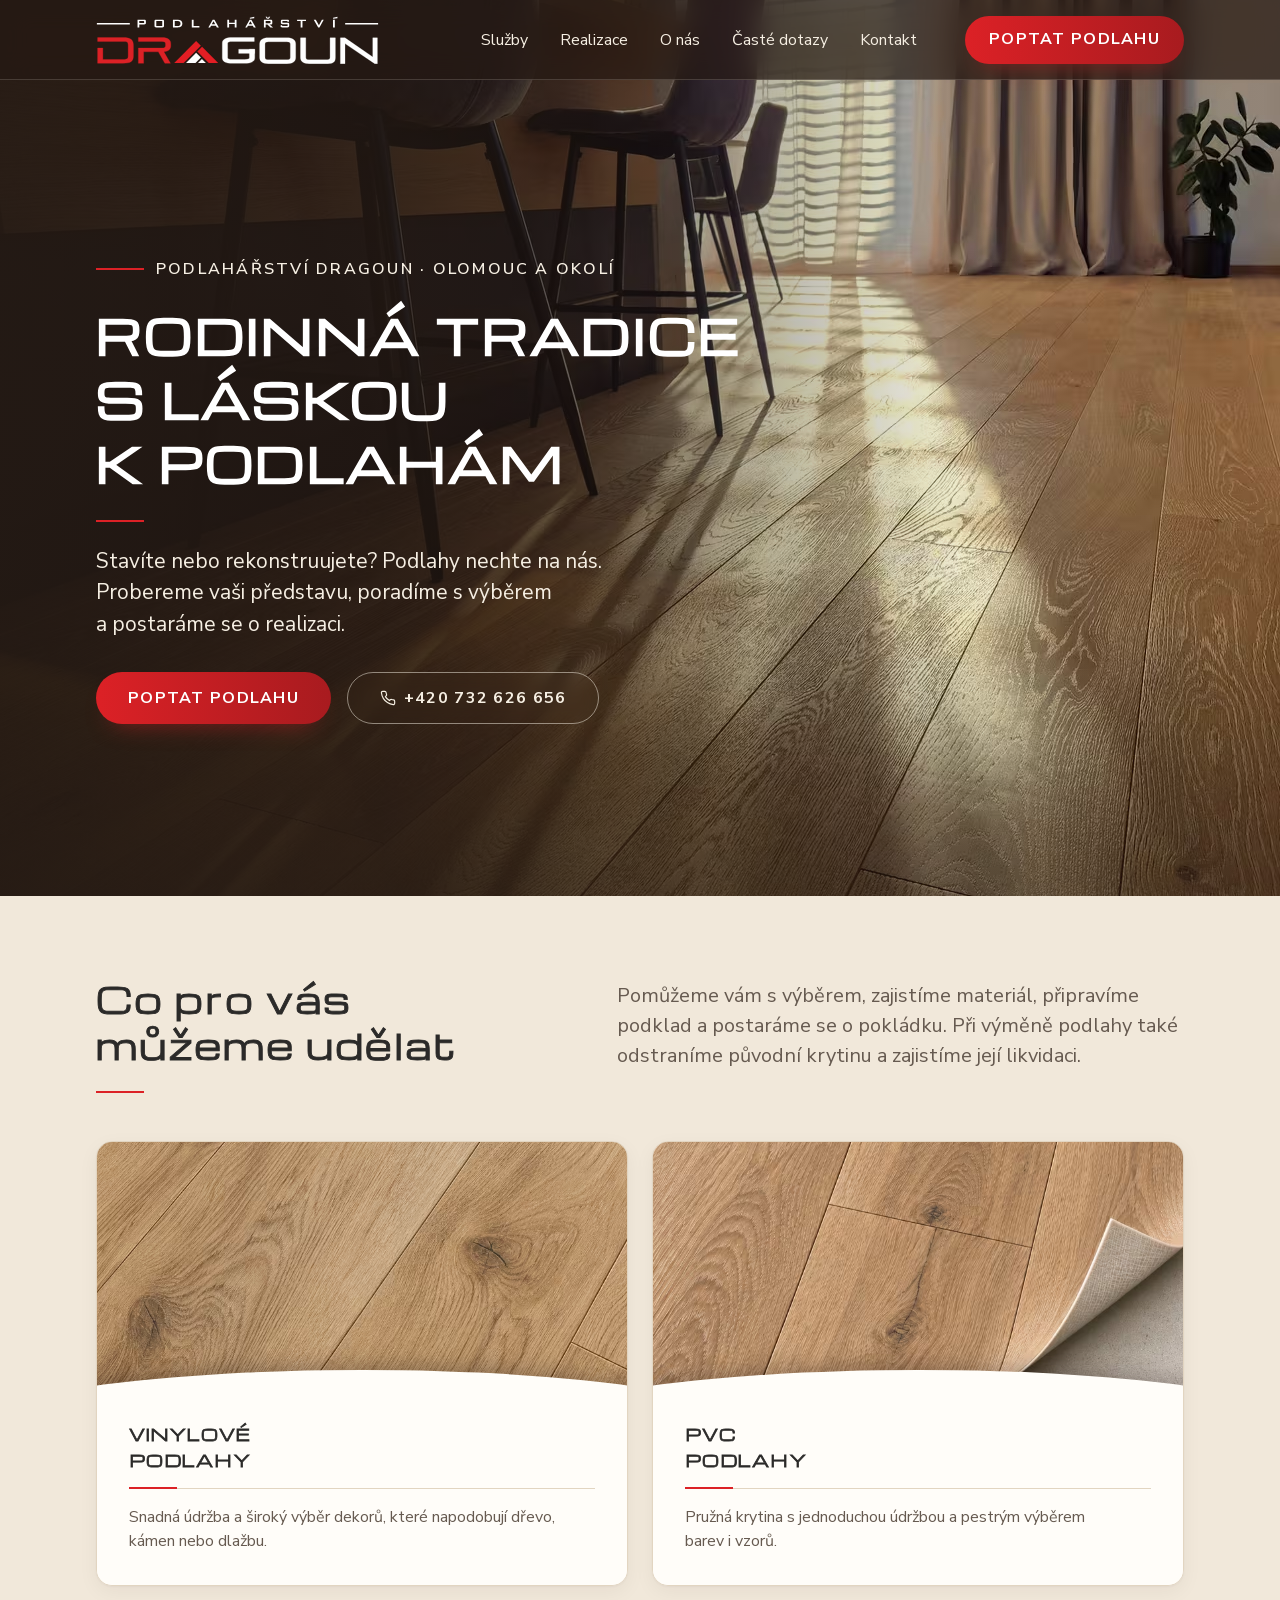
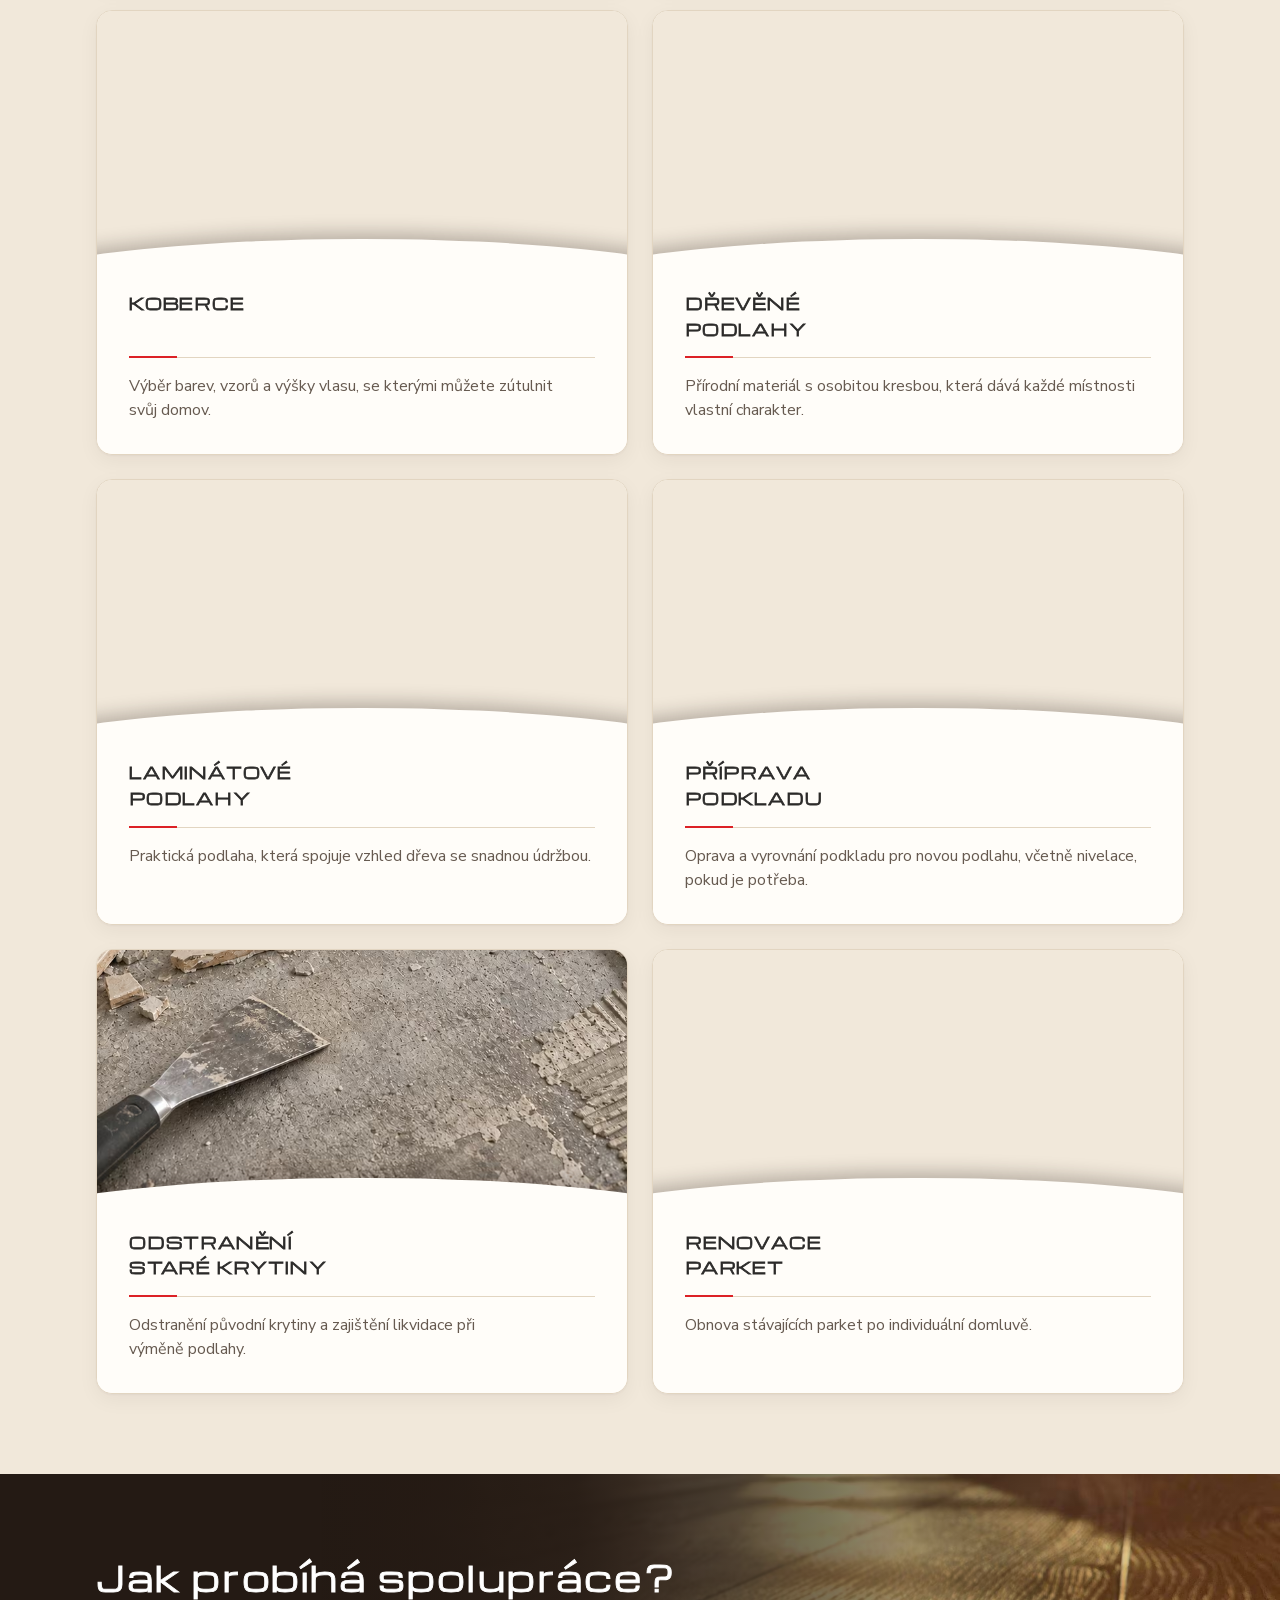
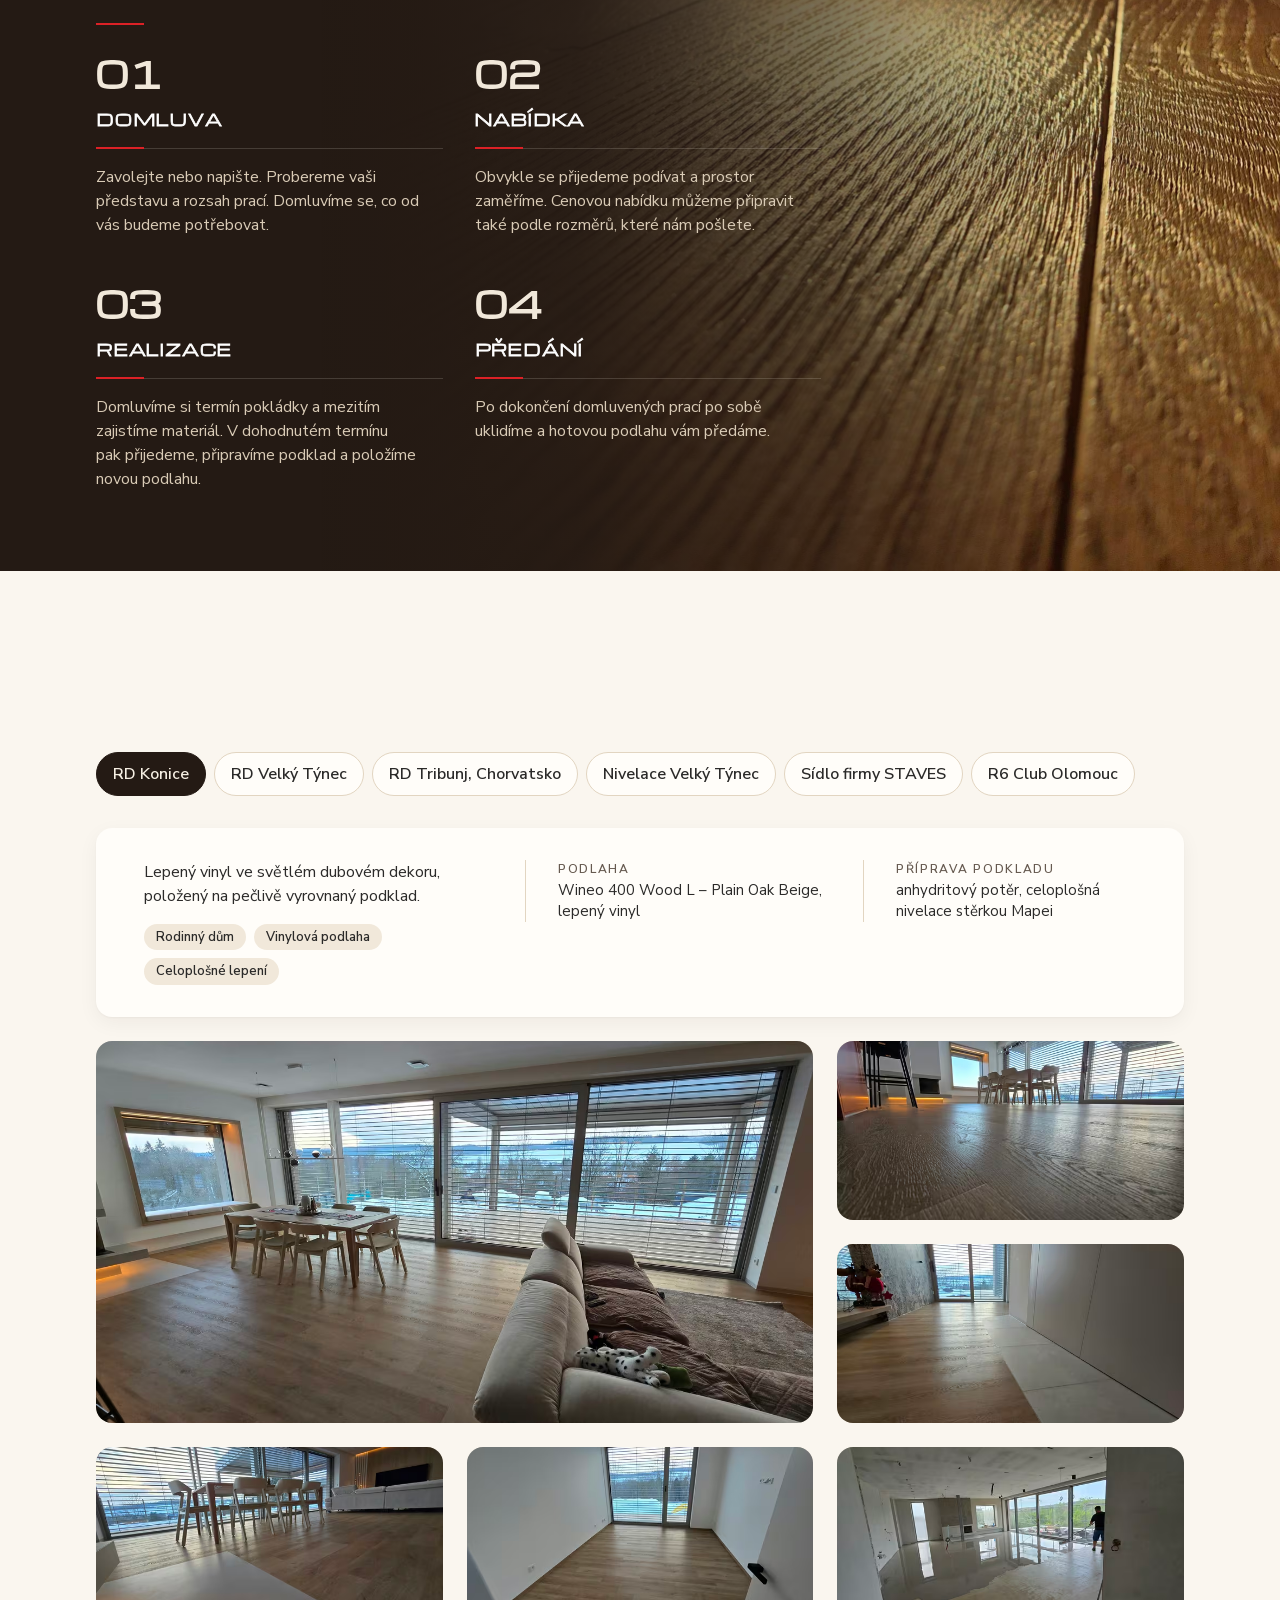
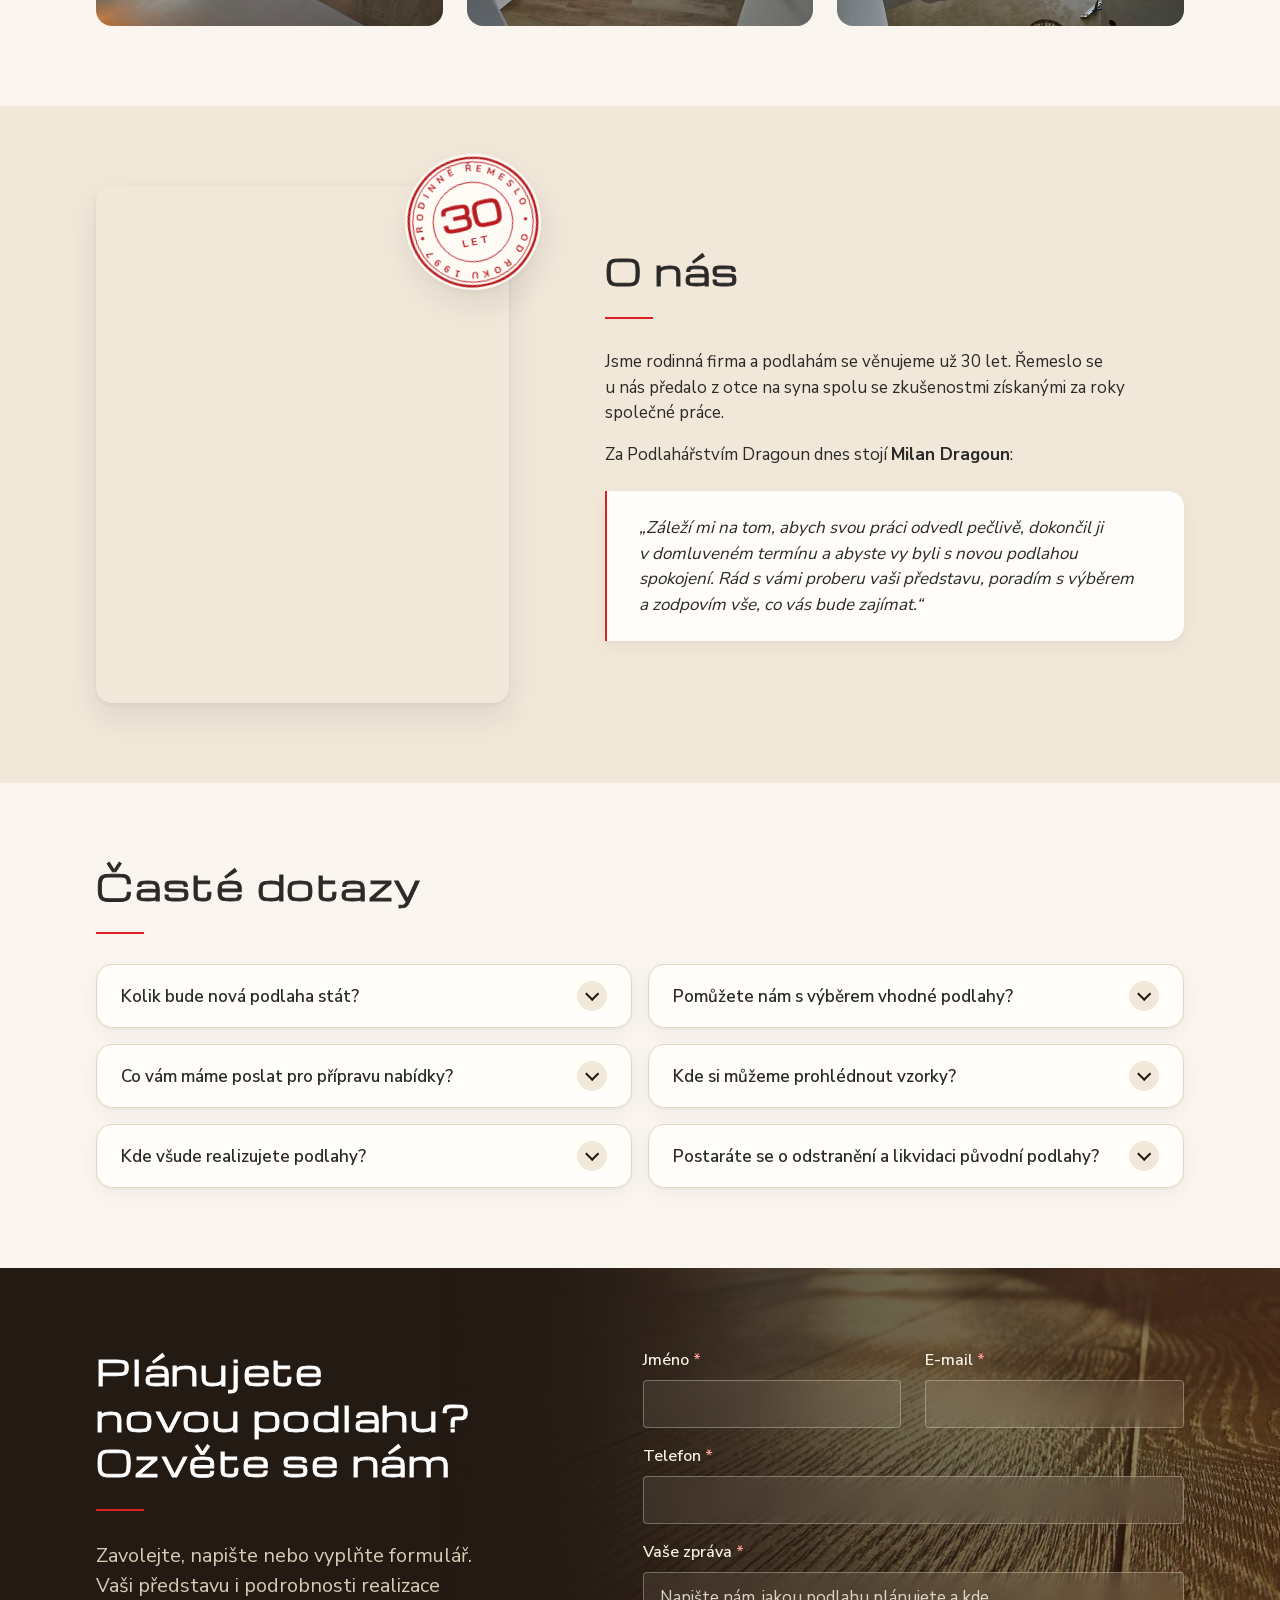
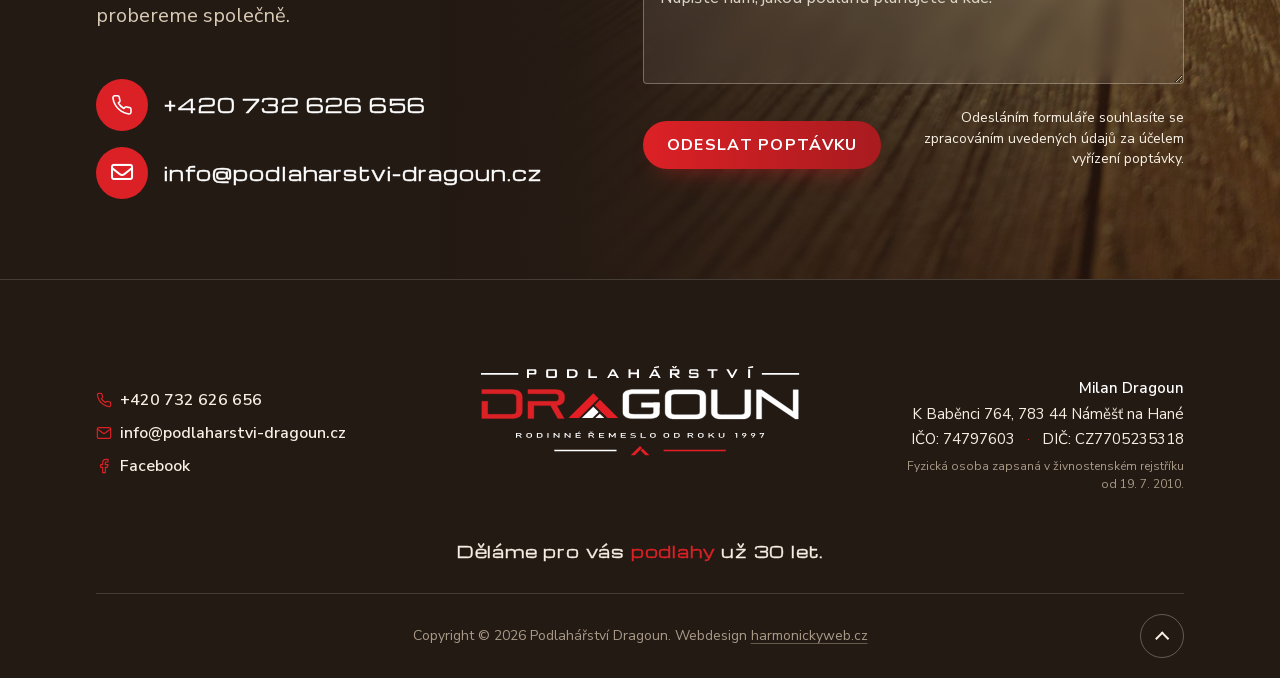
<file: index.html>
<!DOCTYPE html>
<html lang="cs">

<head>
  <meta charset="utf-8">
  <meta name="viewport" content="width=device-width, initial-scale=1, viewport-fit=cover">

  <!-- Základní SEO -->
  <title>Podlahářství Dragoun – kvalitní podlahy Olomouc a&nbsp;okolí</title>
  <meta name="description"
    content="Pokládka vinylových, PVC, laminátových a dřevěných podlah i koberců včetně přípravy podkladu. Rodinná firma z Olomouce s 30letou tradicí.">
  <link rel="canonical" href="https://podlaharstvi-dragoun.cz/">
  <meta name="robots" content="index, follow">
  <meta name="theme-color" content="#241a14">

  <!-- Open Graph (náhled pro Facebook a další sociální sítě) -->
  <meta property="og:type" content="website">
  <meta property="og:locale" content="cs_CZ">
  <meta property="og:site_name" content="Podlahářství Dragoun">
  <meta property="og:url" content="https://podlaharstvi-dragoun.cz/">
  <meta property="og:title" content="Podlahářství Dragoun – kvalitní podlahy Olomouc a okolí">
  <meta property="og:description"
    content="Pokládka vinylových, PVC, laminátových a dřevěných podlah i koberců včetně přípravy podkladu. Rodinná firma z Olomouce s 30letou tradicí.">
  <meta property="og:image" content="https://podlaharstvi-dragoun.cz/og-image.jpg">
  <meta property="og:image:width" content="2400">
  <meta property="og:image:height" content="1260">
  <meta property="og:image:alt" content="Logo Podlahářství Dragoun – rodinné řemeslo od roku 1997 – na fotografii dubové podlahy">
  <meta name="twitter:card" content="summary_large_image">

  <!-- Favicon -->
  <link rel="icon" href="favicon.svg" type="image/svg+xml">
  <link rel="apple-touch-icon" href="apple-touch-icon.png">

  <!-- Výkon: přednačtení písem a hero fotografie (LCP) -->
  <link rel="preload" href="fonts/michroma-latin.woff2" as="font" type="font/woff2" crossorigin>
  <link rel="preload" href="fonts/nunito-sans-latin.woff2" as="font" type="font/woff2" crossorigin>
  <link rel="preload" as="image" type="image/avif"
    imagesrcset="Obrazky/web/RD%20Velky%20Tynec/20250205_083930-hero-828.avif 828w, Obrazky/web/RD%20Velky%20Tynec/20250205_083930-hero-1280.avif 1280w, Obrazky/web/RD%20Velky%20Tynec/20250205_083930-hero-1920.avif 1920w, Obrazky/web/RD%20Velky%20Tynec/20250205_083930-hero-2560.avif 2560w"
    imagesizes="100vw" fetchpriority="high">

  <link rel="stylesheet" href="style.css?v=0-16">
  <script src="script.js?v=0-16" defer></script>

  <!-- Strukturovaná data: LocalBusiness -->
  <script type="application/ld+json">
  {
    "@context": "https://schema.org",
    "@type": "LocalBusiness",
    "@id": "https://podlaharstvi-dragoun.cz/#firma",
    "name": "Podlahářství Dragoun",
    "description": "Rodinné podlahářství. Vinylové, PVC, laminátové a dřevěné podlahy, koberce, příprava podkladu, odstranění staré krytiny a renovace parket v Olomouci a okolí.",
    "url": "https://podlaharstvi-dragoun.cz/",
    "logo": "https://podlaharstvi-dragoun.cz/Obrazky/Logo/logo-dragoun.svg",
    "image": "https://podlaharstvi-dragoun.cz/og-image.jpg",
    "telephone": "+420732626656",
    "email": "info@podlaharstvi-dragoun.cz",
    "sameAs": ["https://www.facebook.com/podlaharstvi.dragoun"],
    "address": {
      "@type": "PostalAddress",
      "streetAddress": "K Baběnci 764",
      "postalCode": "783 44",
      "addressLocality": "Náměšť na Hané",
      "addressCountry": "CZ"
    },
    "areaServed": {
      "@type": "GeoCircle",
      "name": "Olomouc a okolí, zhruba do 100 km",
      "geoMidpoint": { "@type": "GeoCoordinates", "latitude": 49.5938, "longitude": 17.2509 },
      "geoRadius": "100000"
    },
    "founder": { "@type": "Person", "name": "Milan Dragoun" },
    "foundingDate": "1997",
    "hasOfferCatalog": {
      "@type": "OfferCatalog",
      "name": "Služby",
      "itemListElement": [
        { "@type": "Offer", "itemOffered": { "@type": "Service", "name": "Vinylové podlahy", "description": "Snadná údržba a široký výběr dekorů, které napodobují dřevo, kámen nebo dlažbu." } },
        { "@type": "Offer", "itemOffered": { "@type": "Service", "name": "PVC podlahy", "description": "Pružná krytina s jednoduchou údržbou a pestrým výběrem barev i vzorů." } },
        { "@type": "Offer", "itemOffered": { "@type": "Service", "name": "Koberce", "description": "Výběr barev, vzorů a výšky vlasu, se kterými můžete zútulnit svůj domov." } },
        { "@type": "Offer", "itemOffered": { "@type": "Service", "name": "Dřevěné podlahy", "description": "Přírodní materiál s osobitou kresbou, která dává každé místnosti vlastní charakter." } },
        { "@type": "Offer", "itemOffered": { "@type": "Service", "name": "Laminátové podlahy", "description": "Praktická podlaha, která spojuje vzhled dřeva se snadnou údržbou." } },
        { "@type": "Offer", "itemOffered": { "@type": "Service", "name": "Příprava podkladu", "description": "Oprava a vyrovnání podkladu pro novou podlahu, včetně nivelace, pokud je potřeba." } },
        { "@type": "Offer", "itemOffered": { "@type": "Service", "name": "Odstranění staré krytiny", "description": "Odstranění původní krytiny a zajištění likvidace při výměně podlahy." } },
        { "@type": "Offer", "itemOffered": { "@type": "Service", "name": "Renovace parket", "description": "Obnova stávajících parket po individuální domluvě." } }
      ]
    },
    "vatID": "CZ7705235318",
    "identifier": { "@type": "PropertyValue", "propertyID": "IČO", "value": "74797603" }
  }
  </script>
  <!-- Strukturovaná data: FAQ (přesně odpovídá viditelným otázkám a odpovědím) -->
  <script type="application/ld+json">
  {
    "@context": "https://schema.org",
    "@type": "FAQPage",
    "mainEntity": [
      {
        "@type": "Question",
        "name": "Kolik bude nová podlaha stát?",
        "acceptedAnswer": {
          "@type": "Answer",
          "text": "Cena závisí na vybraném materiálu, velikosti plochy a stavu podkladu. Každou zakázku proto naceníme individuálně podle toho, jaký rozsah prací bude potřeba."
        }
      },
      {
        "@type": "Question",
        "name": "Co vám máme poslat pro přípravu nabídky?",
        "acceptedAnswer": {
          "@type": "Answer",
          "text": "Napište nám svou představu o nové podlaze. S měřením si nemusíte dělat starosti, přijedeme prostor zaměřit a podíváme se i na stav podkladu. Pokud už rozměry máte, můžete nám je poslat a připravíme nabídku podle nich."
        }
      },
      {
        "@type": "Question",
        "name": "Kde všude realizujete podlahy?",
        "acceptedAnswer": {
          "@type": "Answer",
          "text": "Nejčastěji pracujeme v Olomouci a okolí, ale rádi za vámi dojedeme i dál, zhruba do 100 km od Olomouce. Určitě se nám ozvěte a domluvíme se."
        }
      },
      {
        "@type": "Question",
        "name": "Pomůžete nám s výběrem vhodné podlahy?",
        "acceptedAnswer": {
          "@type": "Answer",
          "text": "Ano, probereme s vámi, kam podlahu vybíráte, jaké máte požadavky a co se vám líbí. Poradíme vám s výběrem materiálu i konkrétního provedení."
        }
      },
      {
        "@type": "Question",
        "name": "Kde si můžeme prohlédnout vzorky?",
        "acceptedAnswer": {
          "@type": "Answer",
          "text": "Máme k dispozici menší vzorky. Pro lepší představu o tom, jak bude podlaha vypadat na větší ploše, vám doporučíme návštěvu vzorkovny některého z našich dodavatelů."
        }
      },
      {
        "@type": "Question",
        "name": "Postaráte se o odstranění a likvidaci původní podlahy?",
        "acceptedAnswer": {
          "@type": "Answer",
          "text": "Ano, při výměně podlahy odstraníme původní krytinu, zajistíme její likvidaci a připravíme podklad pro novou podlahu."
        }
      }
    ]
  }
  </script>
</head>

<body>
  <a class="skip-link" href="#obsah">Přeskočit na obsah</a>

  <!-- ===== Navigace ===== -->
  <header class="navbar" id="navbar">
    <div class="container navbar__inner">
      <a class="navbar__logo" href="#uvod" aria-label="Podlahářství Dragoun – na začátek stránky">
        <img src="Obrazky/Logo/logo-dragoun-bile.svg" alt="Podlahářství Dragoun" width="542" height="92">
      </a>

      <button class="navbar__toggle" type="button" aria-expanded="false" aria-controls="hlavni-menu"
        aria-label="Otevřít menu">
        <span class="navbar__toggle-bars" aria-hidden="true"></span>
      </button>

      <nav class="navbar__menu" id="hlavni-menu" aria-label="Hlavní navigace">
        <ul class="navbar__list">
          <li><a class="navbar__link" href="#sluzby">Služby</a></li>
          <li><a class="navbar__link" href="#realizace">Realizace</a></li>
          <li><a class="navbar__link" href="#o-nas">O&nbsp;nás</a></li>
          <li><a class="navbar__link" href="#caste-dotazy">Časté dotazy</a></li>
          <li><a class="navbar__link" href="#kontakt">Kontakt</a></li>
        </ul>
        <a class="btn navbar__cta" href="#kontakt">Poptat podlahu</a>
      </nav>
    </div>
  </header>

  <main id="obsah">

    <!-- ===== Hero ===== -->
    <section class="hero" id="uvod" aria-labelledby="hero-nadpis">
      <div class="container hero__content">
        <div class="hero__text">
          <h1 class="eyebrow" id="hero-nadpis"><span>Podlahářství Dragoun<span class="eyebrow__sep"> · </span><span class="eyebrow__place">Olomouc a&nbsp;okolí</span></span></h1>
          <p class="hero__title">Rodinná tradice s&nbsp;láskou k&nbsp;podlahám</p>
          <p class="lead hero__lead">Stavíte nebo rekonstruujete? Podlahy nechte na nás. Probereme vaši představu,
            poradíme s&nbsp;výběrem a&nbsp;postaráme se o&nbsp;realizaci.</p>
          <div class="hero__actions">
            <a class="btn btn--lg" href="#kontakt">Poptat podlahu</a>
            <a class="btn btn--lg btn--ghost" href="tel:+420732626656"><span class="icon" aria-hidden="true"><svg
                  viewBox="0 0 24 24" fill="none" stroke="currentColor" stroke-width="1.75" stroke-linecap="round"
                  stroke-linejoin="round" focusable="false">
                  <path
                    d="M22 16.92v3a2 2 0 0 1-2.18 2 19.79 19.79 0 0 1-8.63-3.07 19.5 19.5 0 0 1-6-6 19.79 19.79 0 0 1-3.07-8.67A2 2 0 0 1 4.11 2h3a2 2 0 0 1 2 1.72 12.84 12.84 0 0 0 .7 2.81 2 2 0 0 1-.45 2.11L8.09 9.91a16 16 0 0 0 6 6l1.27-1.27a2 2 0 0 1 2.11-.45 12.84 12.84 0 0 0 2.81.7A2 2 0 0 1 22 16.92z" />
                </svg></span><span class="visually-hidden">Zavolat: </span>+420&nbsp;732&nbsp;626&nbsp;656</a>
          </div>
        </div>
      </div>
      <!-- Hero fotografie bez lazy loadingu (je vidět hned po načtení) -->
      <div class="hero__media">
        <picture>
          <source type="image/avif"
            srcset="Obrazky/web/RD%20Velky%20Tynec/20250205_083930-hero-828.avif 828w, Obrazky/web/RD%20Velky%20Tynec/20250205_083930-hero-1280.avif 1280w, Obrazky/web/RD%20Velky%20Tynec/20250205_083930-hero-1920.avif 1920w, Obrazky/web/RD%20Velky%20Tynec/20250205_083930-hero-2560.avif 2560w"
            sizes="100vw">
          <img src="Obrazky/web/RD%20Velky%20Tynec/20250205_083930-hero-1920.jpg"
            srcset="Obrazky/web/RD%20Velky%20Tynec/20250205_083930-hero-828.jpg 828w, Obrazky/web/RD%20Velky%20Tynec/20250205_083930-hero-1280.jpg 1280w, Obrazky/web/RD%20Velky%20Tynec/20250205_083930-hero-1920.jpg 1920w, Obrazky/web/RD%20Velky%20Tynec/20250205_083930-hero-2560.jpg 2560w"
            sizes="100vw" width="1920" height="1714" fetchpriority="high"
            alt="Dřevěná podlaha se slunečními pruhy u kuchyňského baru s barovými židlemi">
        </picture>
      </div>
    </section>

    <!-- ===== Služby ===== -->
    <section class="section section--sand" id="sluzby" aria-labelledby="sluzby-nadpis">
      <div class="container">
        <header class="section__header section__header--split reveal">
          <h2 id="sluzby-nadpis">Co pro vás můžeme udělat</h2>
          <p class="section__intro">Pomůžeme vám s&nbsp;výběrem, zajistíme materiál, připravíme podklad a&nbsp;postaráme
            se o&nbsp;pokládku. Při výměně podlahy také odstraníme původní krytinu a&nbsp;zajistíme její likvidaci.</p>
        </header>

        <!-- Ikony: zástupné Font Awesome, vlastní ikony vložte místo <i> uvnitř .icon -->
        <ul class="grid grid--4" role="list">
          <li class="reveal reveal--d0">
            <article class="card">
              <div class="card__media card__media--vinyl">
                <picture>
                  <source type="image/avif"
                    srcset="Obrazky/web/ilustrace/vinyl-480.avif 480w, Obrazky/web/ilustrace/vinyl-800.avif 800w"
                    sizes="(min-width: 85em) 22vw, (min-width: 40em) 42vw, 85vw">
                  <img src="Obrazky/web/ilustrace/vinyl-480.jpg"
                    srcset="Obrazky/web/ilustrace/vinyl-480.jpg 480w, Obrazky/web/ilustrace/vinyl-800.jpg 800w"
                    sizes="(min-width: 85em) 22vw, (min-width: 40em) 42vw, 85vw" width="480" height="480" loading="lazy"
                    decoding="async" alt="">
                </picture>
              </div>
              <div class="card__body">
                <h3 class="card__title">Vinylové <br>podlahy</h3>
                <p class="card__text">Snadná údržba a&nbsp;široký výběr dekorů, které napodobují dřevo, kámen nebo
                  dlažbu.</p>
              </div>
            </article>
          </li>
          <li class="reveal reveal--d1">
            <article class="card">
              <div class="card__media card__media--pvc-podlaha">
                <picture>
                  <source type="image/avif"
                    srcset="Obrazky/web/ilustrace/pvc-podlaha-480.avif 480w, Obrazky/web/ilustrace/pvc-podlaha-800.avif 800w"
                    sizes="(min-width: 85em) 22vw, (min-width: 40em) 42vw, 85vw">
                  <img src="Obrazky/web/ilustrace/pvc-podlaha-480.jpg"
                    srcset="Obrazky/web/ilustrace/pvc-podlaha-480.jpg 480w, Obrazky/web/ilustrace/pvc-podlaha-800.jpg 800w"
                    sizes="(min-width: 85em) 22vw, (min-width: 40em) 42vw, 85vw" width="480" height="480" loading="lazy"
                    decoding="async" alt="">
                </picture>
              </div>
              <div class="card__body">
                <h3 class="card__title">PVC <br>podlahy</h3>
                <p class="card__text">Pružná krytina s&nbsp;jednoduchou údržbou a&nbsp;pestrým výběrem barev
                  i&nbsp;vzorů.</p>
              </div>
            </article>
          </li>
          <li class="reveal reveal--d2">
            <article class="card">
              <div class="card__media card__media--koberec">
                <picture>
                  <source type="image/avif"
                    srcset="Obrazky/web/ilustrace/koberec-480.avif 480w, Obrazky/web/ilustrace/koberec-800.avif 800w"
                    sizes="(min-width: 85em) 22vw, (min-width: 40em) 42vw, 85vw">
                  <img src="Obrazky/web/ilustrace/koberec-480.jpg"
                    srcset="Obrazky/web/ilustrace/koberec-480.jpg 480w, Obrazky/web/ilustrace/koberec-800.jpg 800w"
                    sizes="(min-width: 85em) 22vw, (min-width: 40em) 42vw, 85vw" width="480" height="480" loading="lazy"
                    decoding="async" alt="">
                </picture>
              </div>
              <div class="card__body">
                <h3 class="card__title">Koberce</h3>
                <p class="card__text">Výběr barev, vzorů a&nbsp;výšky vlasu, se kterými můžete zútulnit svůj domov.</p>
              </div>
            </article>
          </li>
          <li class="reveal reveal--d3">
            <article class="card">
              <div class="card__media card__media--drevo-velky-tynec">
                <picture>
                  <source type="image/avif"
                    srcset="Obrazky/web/ilustrace/drevo-velky-tynec-480.avif 480w, Obrazky/web/ilustrace/drevo-velky-tynec-800.avif 800w"
                    sizes="(min-width: 85em) 22vw, (min-width: 40em) 42vw, 85vw">
                  <img src="Obrazky/web/ilustrace/drevo-velky-tynec-480.jpg"
                    srcset="Obrazky/web/ilustrace/drevo-velky-tynec-480.jpg 480w, Obrazky/web/ilustrace/drevo-velky-tynec-800.jpg 800w"
                    sizes="(min-width: 85em) 22vw, (min-width: 40em) 42vw, 85vw" width="480" height="480" loading="lazy"
                    decoding="async" alt="">
                </picture>
              </div>
              <div class="card__body">
                <h3 class="card__title">Dřevěné <br>podlahy</h3>
                <p class="card__text">Přírodní materiál s&nbsp;osobitou kresbou, která dává každé místnosti vlastní
                  charakter.</p>
              </div>
            </article>
          </li>
          <li class="reveal reveal--d0">
            <article class="card">
              <div class="card__media card__media--laminat">
                <picture>
                  <source type="image/avif"
                    srcset="Obrazky/web/ilustrace/laminat-480.avif 480w, Obrazky/web/ilustrace/laminat-800.avif 800w"
                    sizes="(min-width: 85em) 22vw, (min-width: 40em) 42vw, 85vw">
                  <img src="Obrazky/web/ilustrace/laminat-480.jpg"
                    srcset="Obrazky/web/ilustrace/laminat-480.jpg 480w, Obrazky/web/ilustrace/laminat-800.jpg 800w"
                    sizes="(min-width: 85em) 22vw, (min-width: 40em) 42vw, 85vw" width="480" height="480" loading="lazy"
                    decoding="async" alt="">
                </picture>
              </div>
              <div class="card__body">
                <h3 class="card__title">Laminátové <br>podlahy</h3>
                <p class="card__text">Praktická podlaha, která spojuje vzhled dřeva se snadnou údržbou.</p>
              </div>
            </article>
          </li>
          <li class="reveal reveal--d1">
            <article class="card">
              <div class="card__media card__media--priprava-podkladu">
                <picture>
                  <source type="image/avif"
                    srcset="Obrazky/web/ilustrace/priprava-podkladu-480.avif 480w, Obrazky/web/ilustrace/priprava-podkladu-800.avif 800w"
                    sizes="(min-width: 85em) 22vw, (min-width: 40em) 42vw, 85vw">
                  <img src="Obrazky/web/ilustrace/priprava-podkladu-480.jpg"
                    srcset="Obrazky/web/ilustrace/priprava-podkladu-480.jpg 480w, Obrazky/web/ilustrace/priprava-podkladu-800.jpg 800w"
                    sizes="(min-width: 85em) 22vw, (min-width: 40em) 42vw, 85vw" width="480" height="480" loading="lazy"
                    decoding="async" alt="">
                </picture>
              </div>
              <div class="card__body">
                <h3 class="card__title">Příprava <br>podkladu</h3>
                <p class="card__text">Oprava a&nbsp;vyrovnání podkladu pro novou podlahu, včetně nivelace, pokud je
                  potřeba.</p>
              </div>
            </article>
          </li>
          <li class="reveal reveal--d2">
            <article class="card">
              <div class="card__media card__media--odstraneni-krytiny">
                <picture>
                  <source type="image/avif"
                    srcset="Obrazky/web/ilustrace/odstraneni-krytiny-480.avif 480w, Obrazky/web/ilustrace/odstraneni-krytiny-800.avif 800w"
                    sizes="(min-width: 85em) 22vw, (min-width: 40em) 42vw, 85vw">
                  <img src="Obrazky/web/ilustrace/odstraneni-krytiny-480.jpg"
                    srcset="Obrazky/web/ilustrace/odstraneni-krytiny-480.jpg 480w, Obrazky/web/ilustrace/odstraneni-krytiny-800.jpg 800w"
                    sizes="(min-width: 85em) 22vw, (min-width: 40em) 42vw, 85vw" width="480" height="300" loading="lazy"
                    decoding="async" alt="">
                </picture>
              </div>
              <div class="card__body">
                <h3 class="card__title">Odstranění <br>staré krytiny</h3>
                <p class="card__text">Odstranění původní krytiny a&nbsp;zajištění likvidace při výměně podlahy.</p>
              </div>
            </article>
          </li>
          <li class="reveal reveal--d3">
            <article class="card">
              <div class="card__media card__media--parkety">
                <picture>
                  <source type="image/avif"
                    srcset="Obrazky/web/ilustrace/parkety-480.avif 480w, Obrazky/web/ilustrace/parkety-800.avif 800w"
                    sizes="(min-width: 85em) 22vw, (min-width: 40em) 42vw, 85vw">
                  <img src="Obrazky/web/ilustrace/parkety-480.jpg"
                    srcset="Obrazky/web/ilustrace/parkety-480.jpg 480w, Obrazky/web/ilustrace/parkety-800.jpg 800w"
                    sizes="(min-width: 85em) 22vw, (min-width: 40em) 42vw, 85vw" width="480" height="480" loading="lazy"
                    decoding="async" alt="">
                </picture>
              </div>
              <div class="card__body">
                <h3 class="card__title">Renovace <br>parket</h3>
                <p class="card__text">Obnova stávajících parket po individuální domluvě.</p>
              </div>
            </article>
          </li>
        </ul>
      </div>
    </section>

    <!-- ===== Spolupráce (není v hlavním menu) ===== -->
    <!-- Tmavé pozadí se zprava odkrývá a prosvítá dekor podlahy (Velký Týnec, 20250205_083347) -->
    <section class="section section--dark section--reveal-floor" id="spoluprace" aria-labelledby="spoluprace-nadpis">
      <div class="container">
        <div class="section__narrow">
          <header class="section__header reveal">
            <h2 id="spoluprace-nadpis">Jak probíhá spolupráce?</h2>
          </header>
          <ol class="grid grid--2 steps" role="list">
            <li class="step reveal reveal--d0">
              <span class="step__number" aria-hidden="true">01</span>
              <h3 class="step__title">Domluva</h3>
              <p class="step__text">Zavolejte nebo napište. Probereme vaši představu a&nbsp;rozsah prací. Domluvíme se,
                co od vás budeme potřebovat.</p>
            </li>
            <li class="step reveal reveal--d1">
              <span class="step__number" aria-hidden="true">02</span>
              <h3 class="step__title">Nabídka</h3>
              <p class="step__text">Obvykle se přijedeme podívat a&nbsp;prostor zaměříme. Cenovou nabídku můžeme
                připravit také podle rozměrů, které nám pošlete.</p>
            </li>
            <li class="step reveal reveal--d0">
              <span class="step__number" aria-hidden="true">03</span>
              <h3 class="step__title">Realizace</h3>
              <p class="step__text">Domluvíme si termín pokládky a&nbsp;mezitím zajistíme materiál. V&nbsp;dohodnutém
                termínu pak přijedeme, připravíme podklad a&nbsp;položíme novou podlahu.</p>
            </li>
            <li class="step reveal reveal--d1">
              <span class="step__number" aria-hidden="true">04</span>
              <h3 class="step__title">Předání</h3>
              <p class="step__text">Po dokončení domluvených prací po sobě uklidíme a&nbsp;hotovou podlahu vám předáme.
              </p>
            </li>
          </ol>
        </div>
      </div>
    </section>

    <!-- ===== Realizace ===== -->
    <section class="section" id="realizace" aria-labelledby="realizace-nadpis">
      <div class="container">
        <header class="section__header reveal">
          <h2 id="realizace-nadpis">Naše realizace</h2>
        </header>

        <!-- Galerie seskupená podle realizací: informační lišta a 6 fotek u každé zakázky -->
        <div class="gallery-tabs" data-tabs>
          <div class="tabs" role="tablist" aria-label="Realizace">
            <button class="tabs__tab" type="button" role="tab" id="tab-konice" aria-controls="panel-konice"
              aria-selected="true">RD Konice</button>
            <button class="tabs__tab" type="button" role="tab" id="tab-velky-tynec" aria-controls="panel-velky-tynec"
              aria-selected="false" tabindex="-1">RD Velký Týnec</button>
            <button class="tabs__tab" type="button" role="tab" id="tab-tribunj" aria-controls="panel-tribunj"
              aria-selected="false" tabindex="-1">RD Tribunj, Chorvatsko</button>
            <button class="tabs__tab" type="button" role="tab" id="tab-nivelace-velky-tynec"
              aria-controls="panel-nivelace-velky-tynec" aria-selected="false" tabindex="-1">Nivelace Velký
              Týnec</button>
            <button class="tabs__tab" type="button" role="tab" id="tab-staves" aria-controls="panel-staves"
              aria-selected="false" tabindex="-1">Sídlo firmy STAVES</button>
            <button class="tabs__tab" type="button" role="tab" id="tab-r6-club" aria-controls="panel-r6-club"
              aria-selected="false" tabindex="-1">R6 Club Olomouc</button>
          </div>
          <div class="gallery__panel" role="tabpanel" id="panel-konice" aria-labelledby="tab-konice" tabindex="0">
            <h3 class="gallery__panel-title">Rodinný dům Konice</h3>
            <div class="project-info">
              <div class="project-info__intro">
                <p class="project-info__lead">Lepený vinyl ve světlém dubovém dekoru, položený na pečlivě vyrovnaný
                  podklad.</p>
                <ul class="project-info__tags" role="list">
                  <li class="project-info__tag">Rodinný dům</li>
                  <li class="project-info__tag">Vinylová podlaha</li>
                  <li class="project-info__tag">Celoplošné lepení</li>
                </ul>
              </div>
              <dl class="project-info__list">
                <div class="project-info__row">
                  <dt>Podlaha</dt>
                  <dd>Wineo 400 Wood&nbsp;L – Plain Oak Beige, lepený vinyl</dd>
                </div>
                <div class="project-info__row">
                  <dt>Příprava podkladu</dt>
                  <dd>anhydritový potěr, celoplošná nivelace stěrkou Mapei</dd>
                </div>
              </dl>
            </div>
            <ul class="gallery" role="list">
              <li class="gallery__cell gallery__cell--featured">
                <a class="gallery__item" href="Obrazky/web/RD%20Konice/20251127_151617-1920.jpg"
                  data-avif="Obrazky/web/RD%20Konice/20251127_151617-1920.avif" data-caption="Rodinný dům Konice">
                  <picture>
                    <source type="image/avif"
                      srcset="Obrazky/web/RD%20Konice/20251127_151617-640.avif 640w, Obrazky/web/RD%20Konice/20251127_151617-1280.avif 1280w"
                      sizes="(min-width: 64em) 56vw, (min-width: 40em) 28vw, 85vw">
                    <img src="Obrazky/web/RD%20Konice/20251127_151617-640.jpg"
                      srcset="Obrazky/web/RD%20Konice/20251127_151617-640.jpg 640w, Obrazky/web/RD%20Konice/20251127_151617-1280.jpg 1280w"
                      sizes="(min-width: 64em) 56vw, (min-width: 40em) 28vw, 85vw" width="640" height="360"
                      loading="lazy" decoding="async" alt="Obývací pokoj s jídelnou">
                  </picture>
                  <span class="gallery__zoom" aria-hidden="true"><span class="icon"><i
                        class="fa-regular fa-images"></i></span></span>
                </a>
              </li>
              <li class="gallery__cell">
                <a class="gallery__item" href="Obrazky/web/RD%20Konice/20251127_151558-1920.jpg"
                  data-avif="Obrazky/web/RD%20Konice/20251127_151558-1920.avif" data-caption="Rodinný dům Konice">
                  <picture>
                    <source type="image/avif"
                      srcset="Obrazky/web/RD%20Konice/20251127_151558-640.avif 640w, Obrazky/web/RD%20Konice/20251127_151558-1280.avif 1280w"
                      sizes="(min-width: 40em) 28vw, 85vw">
                    <img src="Obrazky/web/RD%20Konice/20251127_151558-640.jpg"
                      srcset="Obrazky/web/RD%20Konice/20251127_151558-640.jpg 640w, Obrazky/web/RD%20Konice/20251127_151558-1280.jpg 1280w"
                      sizes="(min-width: 40em) 28vw, 85vw" width="640" height="360"
                      loading="lazy" decoding="async" alt="Detail podlahy v obývacím pokoji">
                  </picture>
                  <span class="gallery__zoom" aria-hidden="true"><span class="icon"><i
                        class="fa-regular fa-images"></i></span></span>
                </a>
              </li>
              <li class="gallery__cell">
                <a class="gallery__item" href="Obrazky/web/RD%20Konice/20251127_151329-1920.jpg"
                  data-avif="Obrazky/web/RD%20Konice/20251127_151329-1920.avif" data-caption="Rodinný dům Konice">
                  <picture>
                    <source type="image/avif"
                      srcset="Obrazky/web/RD%20Konice/20251127_151329-640.avif 640w, Obrazky/web/RD%20Konice/20251127_151329-1280.avif 1280w"
                      sizes="(min-width: 40em) 28vw, 85vw">
                    <img src="Obrazky/web/RD%20Konice/20251127_151329-640.jpg"
                      srcset="Obrazky/web/RD%20Konice/20251127_151329-640.jpg 640w, Obrazky/web/RD%20Konice/20251127_151329-1280.jpg 1280w"
                      sizes="(min-width: 40em) 28vw, 85vw" width="640" height="360"
                      loading="lazy" decoding="async" alt="Napojení podlahy na dlažbu">
                  </picture>
                  <span class="gallery__zoom" aria-hidden="true"><span class="icon"><i
                        class="fa-regular fa-images"></i></span></span>
                </a>
              </li>
              <li class="gallery__cell">
                <a class="gallery__item" href="Obrazky/web/RD%20Konice/20251127_151220-1920.jpg"
                  data-avif="Obrazky/web/RD%20Konice/20251127_151220-1920.avif" data-caption="Rodinný dům Konice">
                  <picture>
                    <source type="image/avif"
                      srcset="Obrazky/web/RD%20Konice/20251127_151220-640.avif 640w, Obrazky/web/RD%20Konice/20251127_151220-1280.avif 1280w"
                      sizes="(min-width: 40em) 28vw, 85vw">
                    <img src="Obrazky/web/RD%20Konice/20251127_151220-640.jpg"
                      srcset="Obrazky/web/RD%20Konice/20251127_151220-640.jpg 640w, Obrazky/web/RD%20Konice/20251127_151220-1280.jpg 1280w"
                      sizes="(min-width: 40em) 28vw, 85vw" width="640" height="360"
                      loading="lazy" decoding="async" alt="Pohled do jídelny">
                  </picture>
                  <span class="gallery__zoom" aria-hidden="true"><span class="icon"><i
                        class="fa-regular fa-images"></i></span></span>
                </a>
              </li>
              <li class="gallery__cell">
                <a class="gallery__item" href="Obrazky/web/RD%20Konice/20251127_151417-1920.jpg"
                  data-avif="Obrazky/web/RD%20Konice/20251127_151417-1920.avif" data-caption="Rodinný dům Konice">
                  <picture>
                    <source type="image/avif"
                      srcset="Obrazky/web/RD%20Konice/20251127_151417-640.avif 640w, Obrazky/web/RD%20Konice/20251127_151417-1280.avif 1280w"
                      sizes="(min-width: 40em) 28vw, 85vw">
                    <img src="Obrazky/web/RD%20Konice/20251127_151417-640.jpg"
                      srcset="Obrazky/web/RD%20Konice/20251127_151417-640.jpg 640w, Obrazky/web/RD%20Konice/20251127_151417-1280.jpg 1280w"
                      sizes="(min-width: 40em) 28vw, 85vw" width="640" height="360"
                      loading="lazy" decoding="async" alt="Pokoj s výhledem">
                  </picture>
                  <span class="gallery__zoom" aria-hidden="true"><span class="icon"><i
                        class="fa-regular fa-images"></i></span></span>
                </a>
              </li>
              <li class="gallery__cell">
                <a class="gallery__item" href="Obrazky/web/RD%20Konice/20250703_110402-1920.jpg"
                  data-avif="Obrazky/web/RD%20Konice/20250703_110402-1920.avif" data-caption="Rodinný dům Konice">
                  <picture>
                    <source type="image/avif"
                      srcset="Obrazky/web/RD%20Konice/20250703_110402-640.avif 640w, Obrazky/web/RD%20Konice/20250703_110402-1280.avif 1280w"
                      sizes="(min-width: 40em) 28vw, 85vw">
                    <img src="Obrazky/web/RD%20Konice/20250703_110402-640.jpg"
                      srcset="Obrazky/web/RD%20Konice/20250703_110402-640.jpg 640w, Obrazky/web/RD%20Konice/20250703_110402-1280.jpg 1280w"
                      sizes="(min-width: 40em) 28vw, 85vw" width="640" height="360"
                      loading="lazy" decoding="async" alt="Nivelace podkladu před pokládkou">
                  </picture>
                  <span class="gallery__zoom" aria-hidden="true"><span class="icon"><i
                        class="fa-regular fa-images"></i></span></span>
                </a>
              </li>
            </ul>
          </div>
          <div class="gallery__panel" role="tabpanel" id="panel-velky-tynec" aria-labelledby="tab-velky-tynec"
            tabindex="0">
            <h3 class="gallery__panel-title">Rodinný dům Velký Týnec</h3>
            <div class="project-info">
              <div class="project-info__intro">
                <p class="project-info__lead">Přírodní třívrstvé dřevo s&nbsp;pevným došlapem díky celoplošnému lepení.
                </p>
                <ul class="project-info__tags" role="list">
                  <li class="project-info__tag">Rodinný dům</li>
                  <li class="project-info__tag">Dřevěná podlaha</li>
                  <li class="project-info__tag">Celoplošné lepení</li>
                </ul>
              </div>
              <dl class="project-info__list">
                <div class="project-info__row">
                  <dt>Podlaha</dt>
                  <dd>ESCO, třívrstvá dřevěná podlaha</dd>
                </div>
                <div class="project-info__row">
                  <dt>Příprava podkladu</dt>
                  <dd>anhydritový potěr, důkladná příprava před pokládkou</dd>
                </div>
              </dl>
            </div>
            <ul class="gallery" role="list">
              <li class="gallery__cell gallery__cell--featured">
                <a class="gallery__item" href="Obrazky/web/RD%20Velky%20Tynec/20250205_084141-1920.jpg"
                  data-avif="Obrazky/web/RD%20Velky%20Tynec/20250205_084141-1920.avif"
                  data-caption="Rodinný dům Velký Týnec">
                  <picture>
                    <source type="image/avif"
                      srcset="Obrazky/web/RD%20Velky%20Tynec/20250205_084141-640.avif 640w, Obrazky/web/RD%20Velky%20Tynec/20250205_084141-1280.avif 1280w"
                      sizes="(min-width: 64em) 56vw, (min-width: 40em) 28vw, 85vw">
                    <img src="Obrazky/web/RD%20Velky%20Tynec/20250205_084141-640.jpg"
                      srcset="Obrazky/web/RD%20Velky%20Tynec/20250205_084141-640.jpg 640w, Obrazky/web/RD%20Velky%20Tynec/20250205_084141-1280.jpg 1280w"
                      sizes="(min-width: 64em) 56vw, (min-width: 40em) 28vw, 85vw" width="640" height="480"
                      loading="lazy" decoding="async" alt="Jídelna">
                  </picture>
                  <span class="gallery__zoom" aria-hidden="true"><span class="icon"><i
                        class="fa-regular fa-images"></i></span></span>
                </a>
              </li>
              <li class="gallery__cell">
                <a class="gallery__item" href="Obrazky/web/RD%20Velky%20Tynec/20250205_091154-1920.jpg"
                  data-avif="Obrazky/web/RD%20Velky%20Tynec/20250205_091154-1920.avif"
                  data-caption="Rodinný dům Velký Týnec">
                  <picture>
                    <source type="image/avif"
                      srcset="Obrazky/web/RD%20Velky%20Tynec/20250205_091154-640.avif 640w, Obrazky/web/RD%20Velky%20Tynec/20250205_091154-1280.avif 1280w"
                      sizes="(min-width: 40em) 28vw, 85vw">
                    <img src="Obrazky/web/RD%20Velky%20Tynec/20250205_091154-640.jpg"
                      srcset="Obrazky/web/RD%20Velky%20Tynec/20250205_091154-640.jpg 640w, Obrazky/web/RD%20Velky%20Tynec/20250205_091154-1280.jpg 1280w"
                      sizes="(min-width: 40em) 28vw, 85vw" width="640" height="480"
                      loading="lazy" decoding="async" alt="Kuchyně">
                  </picture>
                  <span class="gallery__zoom" aria-hidden="true"><span class="icon"><i
                        class="fa-regular fa-images"></i></span></span>
                </a>
              </li>
              <li class="gallery__cell">
                <a class="gallery__item" href="Obrazky/web/RD%20Velky%20Tynec/20250205_084216-1920.jpg"
                  data-avif="Obrazky/web/RD%20Velky%20Tynec/20250205_084216-1920.avif"
                  data-caption="Rodinný dům Velký Týnec">
                  <picture>
                    <source type="image/avif"
                      srcset="Obrazky/web/RD%20Velky%20Tynec/20250205_084216-640.avif 640w, Obrazky/web/RD%20Velky%20Tynec/20250205_084216-1280.avif 1280w"
                      sizes="(min-width: 40em) 28vw, 85vw">
                    <img src="Obrazky/web/RD%20Velky%20Tynec/20250205_084216-640.jpg"
                      srcset="Obrazky/web/RD%20Velky%20Tynec/20250205_084216-640.jpg 640w, Obrazky/web/RD%20Velky%20Tynec/20250205_084216-1280.jpg 1280w"
                      sizes="(min-width: 40em) 28vw, 85vw" width="640" height="495"
                      loading="lazy" decoding="async" alt="Napojení kuchyně a jídelny">
                  </picture>
                  <span class="gallery__zoom" aria-hidden="true"><span class="icon"><i
                        class="fa-regular fa-images"></i></span></span>
                </a>
              </li>
              <li class="gallery__cell">
                <a class="gallery__item" href="Obrazky/web/RD%20Velky%20Tynec/20250205_084009-1920.jpg"
                  data-avif="Obrazky/web/RD%20Velky%20Tynec/20250205_084009-1920.avif"
                  data-caption="Rodinný dům Velký Týnec">
                  <picture>
                    <source type="image/avif"
                      srcset="Obrazky/web/RD%20Velky%20Tynec/20250205_084009-640.avif 640w, Obrazky/web/RD%20Velky%20Tynec/20250205_084009-1280.avif 1280w"
                      sizes="(min-width: 40em) 28vw, 85vw">
                    <img src="Obrazky/web/RD%20Velky%20Tynec/20250205_084009-640.jpg"
                      srcset="Obrazky/web/RD%20Velky%20Tynec/20250205_084009-640.jpg 640w, Obrazky/web/RD%20Velky%20Tynec/20250205_084009-1280.jpg 1280w"
                      sizes="(min-width: 40em) 28vw, 85vw" width="640" height="427"
                      loading="lazy" decoding="async" alt="Jídelna u okna">
                  </picture>
                  <span class="gallery__zoom" aria-hidden="true"><span class="icon"><i
                        class="fa-regular fa-images"></i></span></span>
                </a>
              </li>
              <li class="gallery__cell">
                <a class="gallery__item" href="Obrazky/web/RD%20Velky%20Tynec/20250205_083347-1920.jpg"
                  data-avif="Obrazky/web/RD%20Velky%20Tynec/20250205_083347-1920.avif"
                  data-caption="Rodinný dům Velký Týnec">
                  <picture>
                    <source type="image/avif"
                      srcset="Obrazky/web/RD%20Velky%20Tynec/20250205_083347-640.avif 640w, Obrazky/web/RD%20Velky%20Tynec/20250205_083347-1280.avif 1280w"
                      sizes="(min-width: 40em) 28vw, 85vw">
                    <img src="Obrazky/web/RD%20Velky%20Tynec/20250205_083347-640.jpg"
                      srcset="Obrazky/web/RD%20Velky%20Tynec/20250205_083347-640.jpg 640w, Obrazky/web/RD%20Velky%20Tynec/20250205_083347-1280.jpg 1280w"
                      sizes="(min-width: 40em) 28vw, 85vw" width="640" height="427"
                      loading="lazy" decoding="async" alt="Detail dřevěné podlahy">
                  </picture>
                  <span class="gallery__zoom" aria-hidden="true"><span class="icon"><i
                        class="fa-regular fa-images"></i></span></span>
                </a>
              </li>
              <li class="gallery__cell">
                <a class="gallery__item" href="Obrazky/web/RD%20Velky%20Tynec/20250205_083930-1920.jpg"
                  data-avif="Obrazky/web/RD%20Velky%20Tynec/20250205_083930-1920.avif"
                  data-caption="Rodinný dům Velký Týnec">
                  <picture>
                    <source type="image/avif"
                      srcset="Obrazky/web/RD%20Velky%20Tynec/20250205_083930-640.avif 640w, Obrazky/web/RD%20Velky%20Tynec/20250205_083930-1280.avif 1280w"
                      sizes="(min-width: 40em) 28vw, 85vw">
                    <img src="Obrazky/web/RD%20Velky%20Tynec/20250205_083930-640.jpg"
                      srcset="Obrazky/web/RD%20Velky%20Tynec/20250205_083930-640.jpg 640w, Obrazky/web/RD%20Velky%20Tynec/20250205_083930-1280.jpg 1280w"
                      sizes="(min-width: 40em) 28vw, 85vw" width="640" height="480"
                      loading="lazy" decoding="async" alt="Kuchyňský bar">
                  </picture>
                  <span class="gallery__zoom" aria-hidden="true"><span class="icon"><i
                        class="fa-regular fa-images"></i></span></span>
                </a>
              </li>
            </ul>
          </div>
          <div class="gallery__panel" role="tabpanel" id="panel-tribunj" aria-labelledby="tab-tribunj" tabindex="0">
            <h3 class="gallery__panel-title">Rodinný dům Tribunj (Chorvatsko)</h3>
            <div class="project-info">
              <div class="project-info__intro">
                <p class="project-info__lead">Nivelační stěrku jsme sehnali přímo na místě, takže se materiál nemusel
                  vozit z&nbsp;Česka.</p>
                <ul class="project-info__tags" role="list">
                  <li class="project-info__tag">Rodinný dům</li>
                  <li class="project-info__tag">Vinylová podlaha</li>
                  <li class="project-info__tag">Celoplošné lepení</li>
                </ul>
              </div>
              <dl class="project-info__list">
                <div class="project-info__row">
                  <dt>Podlaha</dt>
                  <dd>Quick-Step Vinyl Flex Fuse – Dub podzimní medový, lepený vinyl</dd>
                </div>
                <div class="project-info__row">
                  <dt>Příprava podkladu</dt>
                  <dd>beton, nivelace stěrkou Murexin</dd>
                </div>
              </dl>
            </div>
            <ul class="gallery" role="list">
              <li class="gallery__cell gallery__cell--featured">
                <a class="gallery__item" href="Obrazky/web/RD%20Tribunj%20(Chorvatsko)/IMG-20251029-WA0004-1920.jpg"
                  data-avif="Obrazky/web/RD%20Tribunj%20(Chorvatsko)/IMG-20251029-WA0004-1920.avif"
                  data-caption="Rodinný dům Tribunj (Chorvatsko)">
                  <picture>
                    <source type="image/avif"
                      srcset="Obrazky/web/RD%20Tribunj%20(Chorvatsko)/IMG-20251029-WA0004-640.avif 640w, Obrazky/web/RD%20Tribunj%20(Chorvatsko)/IMG-20251029-WA0004-1280.avif 1280w"
                      sizes="(min-width: 64em) 56vw, (min-width: 40em) 28vw, 85vw">
                    <img src="Obrazky/web/RD%20Tribunj%20(Chorvatsko)/IMG-20251029-WA0004-640.jpg"
                      srcset="Obrazky/web/RD%20Tribunj%20(Chorvatsko)/IMG-20251029-WA0004-640.jpg 640w, Obrazky/web/RD%20Tribunj%20(Chorvatsko)/IMG-20251029-WA0004-1280.jpg 1280w"
                      sizes="(min-width: 64em) 56vw, (min-width: 40em) 28vw, 85vw" width="640" height="427"
                      loading="lazy" decoding="async" alt="Ložnice">
                  </picture>
                  <span class="gallery__zoom" aria-hidden="true"><span class="icon"><i
                        class="fa-regular fa-images"></i></span></span>
                </a>
              </li>
              <li class="gallery__cell">
                <a class="gallery__item" href="Obrazky/web/RD%20Tribunj%20(Chorvatsko)/IMG-20251029-WA0014-1920.jpg"
                  data-avif="Obrazky/web/RD%20Tribunj%20(Chorvatsko)/IMG-20251029-WA0014-1920.avif"
                  data-caption="Rodinný dům Tribunj (Chorvatsko)">
                  <picture>
                    <source type="image/avif"
                      srcset="Obrazky/web/RD%20Tribunj%20(Chorvatsko)/IMG-20251029-WA0014-640.avif 640w, Obrazky/web/RD%20Tribunj%20(Chorvatsko)/IMG-20251029-WA0014-1280.avif 1280w"
                      sizes="(min-width: 40em) 28vw, 85vw">
                    <img src="Obrazky/web/RD%20Tribunj%20(Chorvatsko)/IMG-20251029-WA0014-640.jpg"
                      srcset="Obrazky/web/RD%20Tribunj%20(Chorvatsko)/IMG-20251029-WA0014-640.jpg 640w, Obrazky/web/RD%20Tribunj%20(Chorvatsko)/IMG-20251029-WA0014-1280.jpg 1280w"
                      sizes="(min-width: 40em) 28vw, 85vw" width="640" height="427"
                      loading="lazy" decoding="async" alt="Obývací pokoj">
                  </picture>
                  <span class="gallery__zoom" aria-hidden="true"><span class="icon"><i
                        class="fa-regular fa-images"></i></span></span>
                </a>
              </li>
              <li class="gallery__cell">
                <a class="gallery__item" href="Obrazky/web/RD%20Tribunj%20(Chorvatsko)/IMG-20251029-WA0013-1920.jpg"
                  data-avif="Obrazky/web/RD%20Tribunj%20(Chorvatsko)/IMG-20251029-WA0013-1920.avif"
                  data-caption="Rodinný dům Tribunj (Chorvatsko)">
                  <picture>
                    <source type="image/avif"
                      srcset="Obrazky/web/RD%20Tribunj%20(Chorvatsko)/IMG-20251029-WA0013-640.avif 640w, Obrazky/web/RD%20Tribunj%20(Chorvatsko)/IMG-20251029-WA0013-1280.avif 1280w"
                      sizes="(min-width: 40em) 28vw, 85vw">
                    <img src="Obrazky/web/RD%20Tribunj%20(Chorvatsko)/IMG-20251029-WA0013-640.jpg"
                      srcset="Obrazky/web/RD%20Tribunj%20(Chorvatsko)/IMG-20251029-WA0013-640.jpg 640w, Obrazky/web/RD%20Tribunj%20(Chorvatsko)/IMG-20251029-WA0013-1280.jpg 1280w"
                      sizes="(min-width: 40em) 28vw, 85vw" width="640" height="427"
                      loading="lazy" decoding="async" alt="Pracovní kout v obývacím pokoji">
                  </picture>
                  <span class="gallery__zoom" aria-hidden="true"><span class="icon"><i
                        class="fa-regular fa-images"></i></span></span>
                </a>
              </li>
              <li class="gallery__cell">
                <a class="gallery__item" href="Obrazky/web/RD%20Tribunj%20(Chorvatsko)/IMG-20251029-WA0009-1920.jpg"
                  data-avif="Obrazky/web/RD%20Tribunj%20(Chorvatsko)/IMG-20251029-WA0009-1920.avif"
                  data-caption="Rodinný dům Tribunj (Chorvatsko)">
                  <picture>
                    <source type="image/avif"
                      srcset="Obrazky/web/RD%20Tribunj%20(Chorvatsko)/IMG-20251029-WA0009-640.avif 640w, Obrazky/web/RD%20Tribunj%20(Chorvatsko)/IMG-20251029-WA0009-1280.avif 1280w"
                      sizes="(min-width: 40em) 28vw, 85vw">
                    <img src="Obrazky/web/RD%20Tribunj%20(Chorvatsko)/IMG-20251029-WA0009-640.jpg"
                      srcset="Obrazky/web/RD%20Tribunj%20(Chorvatsko)/IMG-20251029-WA0009-640.jpg 640w, Obrazky/web/RD%20Tribunj%20(Chorvatsko)/IMG-20251029-WA0009-1280.jpg 1280w"
                      sizes="(min-width: 40em) 28vw, 85vw" width="640" height="427"
                      loading="lazy" decoding="async" alt="Napojení podlahy na dlažbu v obývacím pokoji">
                  </picture>
                  <span class="gallery__zoom" aria-hidden="true"><span class="icon"><i
                        class="fa-regular fa-images"></i></span></span>
                </a>
              </li>
              <li class="gallery__cell">
                <a class="gallery__item" href="Obrazky/web/RD%20Tribunj%20(Chorvatsko)/IMG-20251029-WA0016-1920.jpg"
                  data-avif="Obrazky/web/RD%20Tribunj%20(Chorvatsko)/IMG-20251029-WA0016-1920.avif"
                  data-caption="Rodinný dům Tribunj (Chorvatsko)">
                  <picture>
                    <source type="image/avif"
                      srcset="Obrazky/web/RD%20Tribunj%20(Chorvatsko)/IMG-20251029-WA0016-640.avif 640w, Obrazky/web/RD%20Tribunj%20(Chorvatsko)/IMG-20251029-WA0016-1280.avif 1280w"
                      sizes="(min-width: 40em) 28vw, 85vw">
                    <img src="Obrazky/web/RD%20Tribunj%20(Chorvatsko)/IMG-20251029-WA0016-640.jpg"
                      srcset="Obrazky/web/RD%20Tribunj%20(Chorvatsko)/IMG-20251029-WA0016-640.jpg 640w, Obrazky/web/RD%20Tribunj%20(Chorvatsko)/IMG-20251029-WA0016-1280.jpg 1280w"
                      sizes="(min-width: 40em) 28vw, 85vw" width="640" height="427"
                      loading="lazy" decoding="async" alt="Pokoj s východem na terasu">
                  </picture>
                  <span class="gallery__zoom" aria-hidden="true"><span class="icon"><i
                        class="fa-regular fa-images"></i></span></span>
                </a>
              </li>
              <li class="gallery__cell">
                <a class="gallery__item" href="Obrazky/web/RD%20Tribunj%20(Chorvatsko)/IMG-20251029-WA0003-1920.jpg"
                  data-avif="Obrazky/web/RD%20Tribunj%20(Chorvatsko)/IMG-20251029-WA0003-1920.avif"
                  data-caption="Rodinný dům Tribunj (Chorvatsko)">
                  <picture>
                    <source type="image/avif"
                      srcset="Obrazky/web/RD%20Tribunj%20(Chorvatsko)/IMG-20251029-WA0003-640.avif 640w, Obrazky/web/RD%20Tribunj%20(Chorvatsko)/IMG-20251029-WA0003-1280.avif 1280w"
                      sizes="(min-width: 40em) 28vw, 85vw">
                    <img src="Obrazky/web/RD%20Tribunj%20(Chorvatsko)/IMG-20251029-WA0003-640.jpg"
                      srcset="Obrazky/web/RD%20Tribunj%20(Chorvatsko)/IMG-20251029-WA0003-640.jpg 640w, Obrazky/web/RD%20Tribunj%20(Chorvatsko)/IMG-20251029-WA0003-1280.jpg 1280w"
                      sizes="(min-width: 40em) 28vw, 85vw" width="640" height="427"
                      loading="lazy" decoding="async" alt="Dětský pokoj">
                  </picture>
                  <span class="gallery__zoom" aria-hidden="true"><span class="icon"><i
                        class="fa-regular fa-images"></i></span></span>
                </a>
              </li>
            </ul>
          </div>
          <div class="gallery__panel" role="tabpanel" id="panel-nivelace-velky-tynec"
            aria-labelledby="tab-nivelace-velky-tynec" tabindex="0">
            <h3 class="gallery__panel-title">Nivelace Velký Týnec</h3>
            <div class="project-info">
              <div class="project-info__intro">
                <p class="project-info__lead">Rovný a&nbsp;hladký podklad v&nbsp;novostavbě, připravený pro pokládku
                  nové podlahy.</p>
                <ul class="project-info__tags" role="list">
                  <li class="project-info__tag">Novostavba</li>
                  <li class="project-info__tag">Nivelace</li>
                </ul>
              </div>
              <dl class="project-info__list">
                <div class="project-info__row">
                  <dt>Podlaha</dt>
                  <dd>podklad připravený k&nbsp;pokládce</dd>
                </div>
                <div class="project-info__row">
                  <dt>Příprava podkladu</dt>
                  <dd>celoplošné vyrovnání samonivelační stěrkou</dd>
                </div>
              </dl>
            </div>
            <ul class="gallery" role="list">
              <li class="gallery__cell gallery__cell--featured">
                <a class="gallery__item" href="Obrazky/web/RD%20Velky%20Tynec/20250402_130840-1920.jpg"
                  data-avif="Obrazky/web/RD%20Velky%20Tynec/20250402_130840-1920.avif"
                  data-caption="Nivelace Velký Týnec">
                  <picture>
                    <source type="image/avif"
                      srcset="Obrazky/web/RD%20Velky%20Tynec/20250402_130840-640.avif 640w, Obrazky/web/RD%20Velky%20Tynec/20250402_130840-1280.avif 1280w"
                      sizes="(min-width: 64em) 56vw, (min-width: 40em) 28vw, 85vw">
                    <img src="Obrazky/web/RD%20Velky%20Tynec/20250402_130840-640.jpg"
                      srcset="Obrazky/web/RD%20Velky%20Tynec/20250402_130840-640.jpg 640w, Obrazky/web/RD%20Velky%20Tynec/20250402_130840-1280.jpg 1280w"
                      sizes="(min-width: 64em) 56vw, (min-width: 40em) 28vw, 85vw" width="640" height="360"
                      loading="lazy" decoding="async" alt="Obývací pokoj po nivelaci">
                  </picture>
                  <span class="gallery__zoom" aria-hidden="true"><span class="icon"><i
                        class="fa-regular fa-images"></i></span></span>
                </a>
              </li>
              <li class="gallery__cell">
                <a class="gallery__item" href="Obrazky/web/RD%20Velky%20Tynec/20250402_130858-1920.jpg"
                  data-avif="Obrazky/web/RD%20Velky%20Tynec/20250402_130858-1920.avif"
                  data-caption="Nivelace Velký Týnec">
                  <picture>
                    <source type="image/avif"
                      srcset="Obrazky/web/RD%20Velky%20Tynec/20250402_130858-640.avif 640w, Obrazky/web/RD%20Velky%20Tynec/20250402_130858-1280.avif 1280w"
                      sizes="(min-width: 40em) 28vw, 85vw">
                    <img src="Obrazky/web/RD%20Velky%20Tynec/20250402_130858-640.jpg"
                      srcset="Obrazky/web/RD%20Velky%20Tynec/20250402_130858-640.jpg 640w, Obrazky/web/RD%20Velky%20Tynec/20250402_130858-1280.jpg 1280w"
                      sizes="(min-width: 40em) 28vw, 85vw" width="640" height="360"
                      loading="lazy" decoding="async" alt="Pohled do obývacího pokoje">
                  </picture>
                  <span class="gallery__zoom" aria-hidden="true"><span class="icon"><i
                        class="fa-regular fa-images"></i></span></span>
                </a>
              </li>
              <li class="gallery__cell">
                <a class="gallery__item" href="Obrazky/web/RD%20Velky%20Tynec/20250402_131242-1920.jpg"
                  data-avif="Obrazky/web/RD%20Velky%20Tynec/20250402_131242-1920.avif"
                  data-caption="Nivelace Velký Týnec">
                  <picture>
                    <source type="image/avif"
                      srcset="Obrazky/web/RD%20Velky%20Tynec/20250402_131242-640.avif 640w, Obrazky/web/RD%20Velky%20Tynec/20250402_131242-1280.avif 1280w"
                      sizes="(min-width: 40em) 28vw, 85vw">
                    <img src="Obrazky/web/RD%20Velky%20Tynec/20250402_131242-640.jpg"
                      srcset="Obrazky/web/RD%20Velky%20Tynec/20250402_131242-640.jpg 640w, Obrazky/web/RD%20Velky%20Tynec/20250402_131242-1280.jpg 1280w"
                      sizes="(min-width: 40em) 28vw, 85vw" width="640" height="427"
                      loading="lazy" decoding="async" alt="Pokoj po nivelaci">
                  </picture>
                  <span class="gallery__zoom" aria-hidden="true"><span class="icon"><i
                        class="fa-regular fa-images"></i></span></span>
                </a>
              </li>
              <li class="gallery__cell">
                <a class="gallery__item" href="Obrazky/web/RD%20Velky%20Tynec/20250402_123033-1920.jpg"
                  data-avif="Obrazky/web/RD%20Velky%20Tynec/20250402_123033-1920.avif"
                  data-caption="Nivelace Velký Týnec">
                  <picture>
                    <source type="image/avif"
                      srcset="Obrazky/web/RD%20Velky%20Tynec/20250402_123033-640.avif 640w, Obrazky/web/RD%20Velky%20Tynec/20250402_123033-1280.avif 1280w"
                      sizes="(min-width: 40em) 28vw, 85vw">
                    <img src="Obrazky/web/RD%20Velky%20Tynec/20250402_123033-640.jpg"
                      srcset="Obrazky/web/RD%20Velky%20Tynec/20250402_123033-640.jpg 640w, Obrazky/web/RD%20Velky%20Tynec/20250402_123033-1280.jpg 1280w"
                      sizes="(min-width: 40em) 28vw, 85vw" width="640" height="427"
                      loading="lazy" decoding="async" alt="Vstup do pokoje">
                  </picture>
                  <span class="gallery__zoom" aria-hidden="true"><span class="icon"><i
                        class="fa-regular fa-images"></i></span></span>
                </a>
              </li>
              <li class="gallery__cell">
                <a class="gallery__item" href="Obrazky/web/RD%20Velky%20Tynec/20250402_123022-1920.jpg"
                  data-avif="Obrazky/web/RD%20Velky%20Tynec/20250402_123022-1920.avif"
                  data-caption="Nivelace Velký Týnec">
                  <picture>
                    <source type="image/avif"
                      srcset="Obrazky/web/RD%20Velky%20Tynec/20250402_123022-640.avif 640w, Obrazky/web/RD%20Velky%20Tynec/20250402_123022-1280.avif 1280w"
                      sizes="(min-width: 40em) 28vw, 85vw">
                    <img src="Obrazky/web/RD%20Velky%20Tynec/20250402_123022-640.jpg"
                      srcset="Obrazky/web/RD%20Velky%20Tynec/20250402_123022-640.jpg 640w, Obrazky/web/RD%20Velky%20Tynec/20250402_123022-1280.jpg 1280w"
                      sizes="(min-width: 40em) 28vw, 85vw" width="640" height="427"
                      loading="lazy" decoding="async" alt="Menší pokoj">
                  </picture>
                  <span class="gallery__zoom" aria-hidden="true"><span class="icon"><i
                        class="fa-regular fa-images"></i></span></span>
                </a>
              </li>
              <li class="gallery__cell">
                <a class="gallery__item" href="Obrazky/web/RD%20Velky%20Tynec/20250402_123018-1920.jpg"
                  data-avif="Obrazky/web/RD%20Velky%20Tynec/20250402_123018-1920.avif"
                  data-caption="Nivelace Velký Týnec">
                  <picture>
                    <source type="image/avif"
                      srcset="Obrazky/web/RD%20Velky%20Tynec/20250402_123018-640.avif 640w, Obrazky/web/RD%20Velky%20Tynec/20250402_123018-1280.avif 1280w"
                      sizes="(min-width: 40em) 28vw, 85vw">
                    <img src="Obrazky/web/RD%20Velky%20Tynec/20250402_123018-640.jpg"
                      srcset="Obrazky/web/RD%20Velky%20Tynec/20250402_123018-640.jpg 640w, Obrazky/web/RD%20Velky%20Tynec/20250402_123018-1280.jpg 1280w"
                      sizes="(min-width: 40em) 28vw, 85vw" width="640" height="427"
                      loading="lazy" decoding="async" alt="Pokoj s balkonem">
                  </picture>
                  <span class="gallery__zoom" aria-hidden="true"><span class="icon"><i
                        class="fa-regular fa-images"></i></span></span>
                </a>
              </li>
            </ul>
          </div>
          <div class="gallery__panel" role="tabpanel" id="panel-staves" aria-labelledby="tab-staves" tabindex="0">
            <h3 class="gallery__panel-title">Sídlo firmy STAVES</h3>
            <div class="project-info">
              <div class="project-info__intro">
                <p class="project-info__lead">Odolné PVC pro kancelářské prostory s&nbsp;vyšší provozní zátěží.</p>
                <ul class="project-info__tags" role="list">
                  <li class="project-info__tag">Firemní prostory</li>
                  <li class="project-info__tag">PVC podlaha</li>
                  <li class="project-info__tag">Celoplošné lepení</li>
                </ul>
              </div>
              <dl class="project-info__list">
                <div class="project-info__row">
                  <dt>Podlaha</dt>
                  <dd>PVC Fatra Novoflor Extra Comet</dd>
                </div>
                <div class="project-info__row">
                  <dt>Příprava podkladu</dt>
                  <dd>beton, samonivelační stěrka Mapei</dd>
                </div>
              </dl>
            </div>
            <ul class="gallery" role="list">
              <li class="gallery__cell gallery__cell--featured">
                <a class="gallery__item" href="Obrazky/web/Sidlo%20firmy%20Staves/20251209_104148-1920.jpg"
                  data-avif="Obrazky/web/Sidlo%20firmy%20Staves/20251209_104148-1920.avif"
                  data-caption="Sídlo firmy STAVES">
                  <picture>
                    <source type="image/avif"
                      srcset="Obrazky/web/Sidlo%20firmy%20Staves/20251209_104148-640.avif 640w, Obrazky/web/Sidlo%20firmy%20Staves/20251209_104148-1280.avif 1280w"
                      sizes="(min-width: 64em) 56vw, (min-width: 40em) 28vw, 85vw">
                    <img src="Obrazky/web/Sidlo%20firmy%20Staves/20251209_104148-640.jpg"
                      srcset="Obrazky/web/Sidlo%20firmy%20Staves/20251209_104148-640.jpg 640w, Obrazky/web/Sidlo%20firmy%20Staves/20251209_104148-1280.jpg 1280w"
                      sizes="(min-width: 64em) 56vw, (min-width: 40em) 28vw, 85vw" width="640" height="360"
                      loading="lazy" decoding="async" alt="Chodba u schodiště">
                  </picture>
                  <span class="gallery__zoom" aria-hidden="true"><span class="icon"><i
                        class="fa-regular fa-images"></i></span></span>
                </a>
              </li>
              <li class="gallery__cell">
                <a class="gallery__item" href="Obrazky/web/Sidlo%20firmy%20Staves/20251209_104204-1920.jpg"
                  data-avif="Obrazky/web/Sidlo%20firmy%20Staves/20251209_104204-1920.avif"
                  data-caption="Sídlo firmy STAVES">
                  <picture>
                    <source type="image/avif"
                      srcset="Obrazky/web/Sidlo%20firmy%20Staves/20251209_104204-640.avif 640w, Obrazky/web/Sidlo%20firmy%20Staves/20251209_104204-1280.avif 1280w"
                      sizes="(min-width: 40em) 28vw, 85vw">
                    <img src="Obrazky/web/Sidlo%20firmy%20Staves/20251209_104204-640.jpg"
                      srcset="Obrazky/web/Sidlo%20firmy%20Staves/20251209_104204-640.jpg 640w, Obrazky/web/Sidlo%20firmy%20Staves/20251209_104204-1280.jpg 1280w"
                      sizes="(min-width: 40em) 28vw, 85vw" width="640" height="360"
                      loading="lazy" decoding="async" alt="Chodba podél kanceláří">
                  </picture>
                  <span class="gallery__zoom" aria-hidden="true"><span class="icon"><i
                        class="fa-regular fa-images"></i></span></span>
                </a>
              </li>
              <li class="gallery__cell">
                <a class="gallery__item" href="Obrazky/web/Sidlo%20firmy%20Staves/20251209_104448-1920.jpg"
                  data-avif="Obrazky/web/Sidlo%20firmy%20Staves/20251209_104448-1920.avif"
                  data-caption="Sídlo firmy STAVES">
                  <picture>
                    <source type="image/avif"
                      srcset="Obrazky/web/Sidlo%20firmy%20Staves/20251209_104448-640.avif 640w, Obrazky/web/Sidlo%20firmy%20Staves/20251209_104448-1280.avif 1280w"
                      sizes="(min-width: 40em) 28vw, 85vw">
                    <img src="Obrazky/web/Sidlo%20firmy%20Staves/20251209_104448-640.jpg"
                      srcset="Obrazky/web/Sidlo%20firmy%20Staves/20251209_104448-640.jpg 640w, Obrazky/web/Sidlo%20firmy%20Staves/20251209_104448-1280.jpg 1280w"
                      sizes="(min-width: 40em) 28vw, 85vw" width="640" height="360"
                      loading="lazy" decoding="async" alt="Kancelář">
                  </picture>
                  <span class="gallery__zoom" aria-hidden="true"><span class="icon"><i
                        class="fa-regular fa-images"></i></span></span>
                </a>
              </li>
              <li class="gallery__cell">
                <a class="gallery__item" href="Obrazky/web/Sidlo%20firmy%20Staves/20251209_104554-1920.jpg"
                  data-avif="Obrazky/web/Sidlo%20firmy%20Staves/20251209_104554-1920.avif"
                  data-caption="Sídlo firmy STAVES">
                  <picture>
                    <source type="image/avif"
                      srcset="Obrazky/web/Sidlo%20firmy%20Staves/20251209_104554-640.avif 640w, Obrazky/web/Sidlo%20firmy%20Staves/20251209_104554-1280.avif 1280w"
                      sizes="(min-width: 40em) 28vw, 85vw">
                    <img src="Obrazky/web/Sidlo%20firmy%20Staves/20251209_104554-640.jpg"
                      srcset="Obrazky/web/Sidlo%20firmy%20Staves/20251209_104554-640.jpg 640w, Obrazky/web/Sidlo%20firmy%20Staves/20251209_104554-1280.jpg 1280w"
                      sizes="(min-width: 40em) 28vw, 85vw" width="640" height="360"
                      loading="lazy" decoding="async" alt="Kancelář">
                  </picture>
                  <span class="gallery__zoom" aria-hidden="true"><span class="icon"><i
                        class="fa-regular fa-images"></i></span></span>
                </a>
              </li>
              <li class="gallery__cell">
                <a class="gallery__item" href="Obrazky/web/Sidlo%20firmy%20Staves/20251209_104250-1920.jpg"
                  data-avif="Obrazky/web/Sidlo%20firmy%20Staves/20251209_104250-1920.avif"
                  data-caption="Sídlo firmy STAVES">
                  <picture>
                    <source type="image/avif"
                      srcset="Obrazky/web/Sidlo%20firmy%20Staves/20251209_104250-640.avif 640w, Obrazky/web/Sidlo%20firmy%20Staves/20251209_104250-1280.avif 1280w"
                      sizes="(min-width: 40em) 28vw, 85vw">
                    <img src="Obrazky/web/Sidlo%20firmy%20Staves/20251209_104250-640.jpg"
                      srcset="Obrazky/web/Sidlo%20firmy%20Staves/20251209_104250-640.jpg 640w, Obrazky/web/Sidlo%20firmy%20Staves/20251209_104250-1280.jpg 1280w"
                      sizes="(min-width: 40em) 28vw, 85vw" width="640" height="360"
                      loading="lazy" decoding="async" alt="Kuchyňka">
                  </picture>
                  <span class="gallery__zoom" aria-hidden="true"><span class="icon"><i
                        class="fa-regular fa-images"></i></span></span>
                </a>
              </li>
              <li class="gallery__cell">
                <a class="gallery__item" href="Obrazky/web/Sidlo%20firmy%20Staves/20251209_104353-1920.jpg"
                  data-avif="Obrazky/web/Sidlo%20firmy%20Staves/20251209_104353-1920.avif"
                  data-caption="Sídlo firmy STAVES">
                  <picture>
                    <source type="image/avif"
                      srcset="Obrazky/web/Sidlo%20firmy%20Staves/20251209_104353-640.avif 640w, Obrazky/web/Sidlo%20firmy%20Staves/20251209_104353-1280.avif 1280w"
                      sizes="(min-width: 40em) 28vw, 85vw">
                    <img src="Obrazky/web/Sidlo%20firmy%20Staves/20251209_104353-640.jpg"
                      srcset="Obrazky/web/Sidlo%20firmy%20Staves/20251209_104353-640.jpg 640w, Obrazky/web/Sidlo%20firmy%20Staves/20251209_104353-1280.jpg 1280w"
                      sizes="(min-width: 40em) 28vw, 85vw" width="640" height="360"
                      loading="lazy" decoding="async" alt="Kancelář s pracovními místy">
                  </picture>
                  <span class="gallery__zoom" aria-hidden="true"><span class="icon"><i
                        class="fa-regular fa-images"></i></span></span>
                </a>
              </li>
            </ul>
          </div>
          <div class="gallery__panel" role="tabpanel" id="panel-r6-club" aria-labelledby="tab-r6-club" tabindex="0">
            <h3 class="gallery__panel-title">R6 Club Olomouc</h3>
            <div class="project-info">
              <div class="project-info__intro">
                <p class="project-info__lead">Rekonstrukce podlahy ve známém Varna Clubu na Riegrově ulici, který se
                  v&nbsp;té době proměňoval na R6 Club.</p>
                <ul class="project-info__tags" role="list">
                  <li class="project-info__tag">Taneční klub</li>
                  <li class="project-info__tag">Vinylová podlaha</li>
                  <li class="project-info__tag">Rekonstrukce</li>
                </ul>
              </div>
              <dl class="project-info__list">
                <div class="project-info__row">
                  <dt>Podlaha</dt>
                  <dd>zátěžový vinyl Tarkett ve čtvercích</dd>
                </div>
                <div class="project-info__row">
                  <dt>Příprava podkladu</dt>
                  <dd>demontáž původní dřevěné podlahy, samonivelační stěrka Mapei</dd>
                </div>
              </dl>
            </div>
            <ul class="gallery" role="list">
              <li class="gallery__cell gallery__cell--featured">
                <a class="gallery__item" href="Obrazky/web/R6%20Club/2S1A6781-HDR-1920.jpg"
                  data-avif="Obrazky/web/R6%20Club/2S1A6781-HDR-1920.avif" data-caption="R6 Club Olomouc">
                  <picture>
                    <source type="image/avif"
                      srcset="Obrazky/web/R6%20Club/2S1A6781-HDR-640.avif 640w, Obrazky/web/R6%20Club/2S1A6781-HDR-1280.avif 1280w"
                      sizes="(min-width: 64em) 56vw, (min-width: 40em) 28vw, 85vw">
                    <img src="Obrazky/web/R6%20Club/2S1A6781-HDR-640.jpg"
                      srcset="Obrazky/web/R6%20Club/2S1A6781-HDR-640.jpg 640w, Obrazky/web/R6%20Club/2S1A6781-HDR-1280.jpg 1280w"
                      sizes="(min-width: 64em) 56vw, (min-width: 40em) 28vw, 85vw" width="640" height="424"
                      loading="lazy" decoding="async" alt="Bar">
                  </picture>
                  <span class="gallery__zoom" aria-hidden="true"><span class="icon"><i
                        class="fa-regular fa-images"></i></span></span>
                </a>
              </li>
              <li class="gallery__cell">
                <a class="gallery__item" href="Obrazky/web/R6%20Club/2S1A6735-1920.jpg"
                  data-avif="Obrazky/web/R6%20Club/2S1A6735-1920.avif" data-caption="R6 Club Olomouc">
                  <picture>
                    <source type="image/avif"
                      srcset="Obrazky/web/R6%20Club/2S1A6735-640.avif 640w, Obrazky/web/R6%20Club/2S1A6735-1280.avif 1280w"
                      sizes="(min-width: 40em) 28vw, 85vw">
                    <img src="Obrazky/web/R6%20Club/2S1A6735-640.jpg"
                      srcset="Obrazky/web/R6%20Club/2S1A6735-640.jpg 640w, Obrazky/web/R6%20Club/2S1A6735-1280.jpg 1280w"
                      sizes="(min-width: 40em) 28vw, 85vw" width="640" height="427"
                      loading="lazy" decoding="async" alt="Bar s logem klubu">
                  </picture>
                  <span class="gallery__zoom" aria-hidden="true"><span class="icon"><i
                        class="fa-regular fa-images"></i></span></span>
                </a>
              </li>
              <li class="gallery__cell">
                <a class="gallery__item" href="Obrazky/web/R6%20Club/2S1A6845-1920.jpg"
                  data-avif="Obrazky/web/R6%20Club/2S1A6845-1920.avif" data-caption="R6 Club Olomouc">
                  <picture>
                    <source type="image/avif"
                      srcset="Obrazky/web/R6%20Club/2S1A6845-640.avif 640w, Obrazky/web/R6%20Club/2S1A6845-1280.avif 1280w"
                      sizes="(min-width: 40em) 28vw, 85vw">
                    <img src="Obrazky/web/R6%20Club/2S1A6845-640.jpg"
                      srcset="Obrazky/web/R6%20Club/2S1A6845-640.jpg 640w, Obrazky/web/R6%20Club/2S1A6845-1280.jpg 1280w"
                      sizes="(min-width: 40em) 28vw, 85vw" width="640" height="427"
                      loading="lazy" decoding="async" alt="Taneční parket se stolky">
                  </picture>
                  <span class="gallery__zoom" aria-hidden="true"><span class="icon"><i
                        class="fa-regular fa-images"></i></span></span>
                </a>
              </li>
              <li class="gallery__cell">
                <a class="gallery__item" href="Obrazky/web/R6%20Club/2S1A6912-1920.jpg"
                  data-avif="Obrazky/web/R6%20Club/2S1A6912-1920.avif" data-caption="R6 Club Olomouc">
                  <picture>
                    <source type="image/avif"
                      srcset="Obrazky/web/R6%20Club/2S1A6912-640.avif 640w, Obrazky/web/R6%20Club/2S1A6912-1280.avif 1280w"
                      sizes="(min-width: 40em) 28vw, 85vw">
                    <img src="Obrazky/web/R6%20Club/2S1A6912-640.jpg"
                      srcset="Obrazky/web/R6%20Club/2S1A6912-640.jpg 640w, Obrazky/web/R6%20Club/2S1A6912-1280.jpg 1280w"
                      sizes="(min-width: 40em) 28vw, 85vw" width="640" height="423"
                      loading="lazy" decoding="async" alt="Taneční prostor">
                  </picture>
                  <span class="gallery__zoom" aria-hidden="true"><span class="icon"><i
                        class="fa-regular fa-images"></i></span></span>
                </a>
              </li>
              <li class="gallery__cell">
                <a class="gallery__item" href="Obrazky/web/R6%20Club/2S1A6833-1920.jpg"
                  data-avif="Obrazky/web/R6%20Club/2S1A6833-1920.avif" data-caption="R6 Club Olomouc">
                  <picture>
                    <source type="image/avif"
                      srcset="Obrazky/web/R6%20Club/2S1A6833-640.avif 640w, Obrazky/web/R6%20Club/2S1A6833-1280.avif 1280w"
                      sizes="(min-width: 40em) 28vw, 85vw">
                    <img src="Obrazky/web/R6%20Club/2S1A6833-640.jpg"
                      srcset="Obrazky/web/R6%20Club/2S1A6833-640.jpg 640w, Obrazky/web/R6%20Club/2S1A6833-1280.jpg 1280w"
                      sizes="(min-width: 40em) 28vw, 85vw" width="640" height="427"
                      loading="lazy" decoding="async" alt="Klubový prostor">
                  </picture>
                  <span class="gallery__zoom" aria-hidden="true"><span class="icon"><i
                        class="fa-regular fa-images"></i></span></span>
                </a>
              </li>
              <li class="gallery__cell">
                <a class="gallery__item" href="Obrazky/web/R6%20Club/2S1A6769-HDR-1920.jpg"
                  data-avif="Obrazky/web/R6%20Club/2S1A6769-HDR-1920.avif" data-caption="R6 Club Olomouc">
                  <picture>
                    <source type="image/avif"
                      srcset="Obrazky/web/R6%20Club/2S1A6769-HDR-640.avif 640w, Obrazky/web/R6%20Club/2S1A6769-HDR-1280.avif 1280w"
                      sizes="(min-width: 40em) 28vw, 85vw">
                    <img src="Obrazky/web/R6%20Club/2S1A6769-HDR-640.jpg"
                      srcset="Obrazky/web/R6%20Club/2S1A6769-HDR-640.jpg 640w, Obrazky/web/R6%20Club/2S1A6769-HDR-1280.jpg 1280w"
                      sizes="(min-width: 40em) 28vw, 85vw" width="640" height="427"
                      loading="lazy" decoding="async" alt="Vstup do klubu">
                  </picture>
                  <span class="gallery__zoom" aria-hidden="true"><span class="icon"><i
                        class="fa-regular fa-images"></i></span></span>
                </a>
              </li>
            </ul>
          </div>
        </div>
      </div>
    </section>

    <!-- ===== O nás ===== -->
    <!-- ===== O nás: fotka jako zaoblená karta vlevo, text vpravo ===== -->
    <section class="section section--sand" id="o-nas" aria-labelledby="o-nas-nadpis">
      <div class="container about">
        <figure class="about__photo reveal">
          <picture>
            <source type="image/avif"
              srcset="Obrazky/web/O%20nas/milan-dragoun-drevo-800.avif 800w, Obrazky/web/O%20nas/milan-dragoun-drevo-1254.avif 1254w"
              sizes="(min-width: 64em) 36vw, (min-width: 40em) 46vw, 85vw">
            <img src="Obrazky/web/O%20nas/milan-dragoun-drevo-1254.jpg"
              srcset="Obrazky/web/O%20nas/milan-dragoun-drevo-800.jpg 800w, Obrazky/web/O%20nas/milan-dragoun-drevo-1254.jpg 1254w"
              sizes="(min-width: 64em) 36vw, (min-width: 40em) 46vw, 85vw" width="1254" height="1254" loading="lazy" decoding="async"
              alt="Milan Dragoun, majitel Podlahářství Dragoun, u dřevěné stěny">
          </picture>
          <!-- Razítko „30 let“ – kruhový nápis podle podtitulu loga -->
          <div class="stamp" aria-hidden="true">
            <svg class="stamp__svg" viewBox="0 0 140 140" focusable="false">
              <defs>
                <path id="stamp-kruh" d="M70,70 m-52,0 a52,52 0 1,1 104,0 a52,52 0 1,1 -104,0" />
              </defs>
              <circle class="stamp__ring" cx="70" cy="70" r="66" />
              <circle class="stamp__ring stamp__ring--thin" cx="70" cy="70" r="62" />
              <circle class="stamp__ring stamp__ring--thin" cx="70" cy="70" r="41" />
              <text class="stamp__arc">
                <textPath href="#stamp-kruh" textLength="324" lengthAdjust="spacing">RODINNÉ ŘEMESLO • OD ROKU 1997 •
                </textPath>
              </text>
              <text class="stamp__number" x="70" y="76" text-anchor="middle">30</text>
              <text class="stamp__label" x="70" y="94" text-anchor="middle">LET</text>
            </svg>
          </div>
        </figure>
        <div class="prose about__content reveal">
          <header class="section__header">
            <h2 id="o-nas-nadpis">O&nbsp;nás</h2>
          </header>
          <p class="about__text">Jsme rodinná firma a&nbsp;podlahám se věnujeme už 30&nbsp;let. Řemeslo se u&nbsp;nás
            předalo z&nbsp;otce na syna spolu se zkušenostmi získanými za roky společné práce.</p>
          <p class="about__text">Za Podlahářstvím Dragoun dnes stojí <strong>Milan Dragoun</strong>:</p>
          <figure class="quote">
            <blockquote class="quote__text">
              <p>„Záleží mi na tom, abych svou práci odvedl pečlivě, dokončil ji v&nbsp;domluveném termínu a&nbsp;abyste
                vy byli s&nbsp;novou podlahou spokojení. Rád s&nbsp;vámi proberu vaši představu, poradím s&nbsp;výběrem
                a&nbsp;zodpovím vše, co vás bude zajímat.“</p>
            </blockquote>
          </figure>
        </div>
      </div>
    </section>

    <!-- ===== Časté dotazy ===== -->
    <section class="section" id="caste-dotazy" aria-labelledby="faq-nadpis">
      <div class="container">
        <header class="section__header reveal">
          <h2 id="faq-nadpis">Časté dotazy</h2>
        </header>
        <div class="faq" data-accordion>
          <div class="faq__column reveal reveal--d0">
            <div class="faq__item">
              <h3 class="faq__question">
                <button class="faq__button" type="button" id="dotaz-1" aria-expanded="false" aria-controls="odpoved-1">
                  <span>Kolik bude nová podlaha stát?</span>
                  <span class="faq__icon" aria-hidden="true"><span class="chevron"></span></span>
                </button>
              </h3>
              <div class="faq__panel" id="odpoved-1" role="region" aria-labelledby="dotaz-1">
                <div class="faq__panel-inner">
                  <p>Cena závisí na vybraném materiálu, velikosti plochy a&nbsp;stavu podkladu. Každou zakázku proto
                    naceníme individuálně podle toho, jaký rozsah prací bude potřeba.</p>
                </div>
              </div>
            </div>
            <div class="faq__item">
              <h3 class="faq__question">
                <button class="faq__button" type="button" id="dotaz-2" aria-expanded="false" aria-controls="odpoved-2">
                  <span>Co vám máme poslat pro přípravu nabídky?</span>
                  <span class="faq__icon" aria-hidden="true"><span class="chevron"></span></span>
                </button>
              </h3>
              <div class="faq__panel" id="odpoved-2" role="region" aria-labelledby="dotaz-2">
                <div class="faq__panel-inner">
                  <p>Napište nám svou představu o&nbsp;nové podlaze. S&nbsp;měřením si nemusíte dělat starosti,
                    přijedeme prostor zaměřit a&nbsp;podíváme se i&nbsp;na stav podkladu. Pokud už rozměry máte, můžete
                    nám je poslat a&nbsp;připravíme nabídku podle nich.</p>
                </div>
              </div>
            </div>
            <div class="faq__item">
              <h3 class="faq__question">
                <button class="faq__button" type="button" id="dotaz-3" aria-expanded="false" aria-controls="odpoved-3">
                  <span>Kde všude realizujete podlahy?</span>
                  <span class="faq__icon" aria-hidden="true"><span class="chevron"></span></span>
                </button>
              </h3>
              <div class="faq__panel" id="odpoved-3" role="region" aria-labelledby="dotaz-3">
                <div class="faq__panel-inner">
                  <p>Nejčastěji pracujeme v&nbsp;Olomouci a&nbsp;okolí, ale rádi za vámi dojedeme i&nbsp;dál, zhruba
                    do&nbsp;100&nbsp;km od&nbsp;Olomouce. Určitě se nám ozvěte a&nbsp;domluvíme se.</p>
                </div>
              </div>
            </div>
          </div>
          <div class="faq__column reveal reveal--d1">
            <div class="faq__item">
              <h3 class="faq__question">
                <button class="faq__button" type="button" id="dotaz-4" aria-expanded="false" aria-controls="odpoved-4">
                  <span>Pomůžete nám s&nbsp;výběrem vhodné podlahy?</span>
                  <span class="faq__icon" aria-hidden="true"><span class="chevron"></span></span>
                </button>
              </h3>
              <div class="faq__panel" id="odpoved-4" role="region" aria-labelledby="dotaz-4">
                <div class="faq__panel-inner">
                  <p>Ano, probereme s&nbsp;vámi, kam podlahu vybíráte, jaké máte požadavky a&nbsp;co se vám líbí.
                    Poradíme vám s&nbsp;výběrem materiálu i&nbsp;konkrétního provedení.</p>
                </div>
              </div>
            </div>
            <div class="faq__item">
              <h3 class="faq__question">
                <button class="faq__button" type="button" id="dotaz-5" aria-expanded="false" aria-controls="odpoved-5">
                  <span>Kde si můžeme prohlédnout vzorky?</span>
                  <span class="faq__icon" aria-hidden="true"><span class="chevron"></span></span>
                </button>
              </h3>
              <div class="faq__panel" id="odpoved-5" role="region" aria-labelledby="dotaz-5">
                <div class="faq__panel-inner">
                  <p>Máme k&nbsp;dispozici menší vzorky. Pro lepší představu o&nbsp;tom, jak bude podlaha vypadat na
                    větší ploše, vám doporučíme návštěvu vzorkovny některého z&nbsp;našich dodavatelů.</p>
                </div>
              </div>
            </div>
            <div class="faq__item">
              <h3 class="faq__question">
                <button class="faq__button" type="button" id="dotaz-6" aria-expanded="false" aria-controls="odpoved-6">
                  <span>Postaráte se o&nbsp;odstranění a&nbsp;likvidaci původní podlahy?</span>
                  <span class="faq__icon" aria-hidden="true"><span class="chevron"></span></span>
                </button>
              </h3>
              <div class="faq__panel" id="odpoved-6" role="region" aria-labelledby="dotaz-6">
                <div class="faq__panel-inner">
                  <p>Ano, při výměně podlahy odstraníme původní krytinu, zajistíme její likvidaci a&nbsp;připravíme
                    podklad pro novou podlahu.</p>
                </div>
              </div>
            </div>
          </div>
        </div>
      </div>
    </section>

    <!-- ===== Kontakt ===== -->
    <section class="section section--dark section--reveal-floor" id="kontakt" aria-labelledby="kontakt-nadpis">
      <div class="container contact">
        <div class="contact__info">
          <header class="section__header reveal">
            <h2 id="kontakt-nadpis">Plánujete novou podlahu? Ozvěte se nám</h2>
            <p class="section__intro">Zavolejte, napište nebo vyplňte formulář. Vaši představu i&nbsp;podrobnosti
              realizace probereme společně.</p>
          </header>
          <ul class="contact-list reveal" role="list">
            <li>
              <a class="contact-link" href="tel:+420732626656">
                <span class="icon-badge"><span class="icon" aria-hidden="true"><svg viewBox="0 0 24 24" fill="none"
                      stroke="currentColor" stroke-width="1.75" stroke-linecap="round" stroke-linejoin="round"
                      focusable="false">
                      <path
                        d="M22 16.92v3a2 2 0 0 1-2.18 2 19.79 19.79 0 0 1-8.63-3.07 19.5 19.5 0 0 1-6-6 19.79 19.79 0 0 1-3.07-8.67A2 2 0 0 1 4.11 2h3a2 2 0 0 1 2 1.72 12.84 12.84 0 0 0 .7 2.81 2 2 0 0 1-.45 2.11L8.09 9.91a16 16 0 0 0 6 6l1.27-1.27a2 2 0 0 1 2.11-.45 12.84 12.84 0 0 0 2.81.7A2 2 0 0 1 22 16.92z" />
                    </svg></span></span>
                <span class="contact-link__value"><span class="visually-hidden">Telefon:
                  </span>+420&nbsp;732&nbsp;626&nbsp;656</span>
              </a>
            </li>
            <li>
              <a class="contact-link" href="mailto:info@podlaharstvi-dragoun.cz">
                <span class="icon-badge"><span class="icon" aria-hidden="true"><i
                      class="fa-regular fa-envelope"></i></span></span>
                <span class="contact-link__value"><span class="visually-hidden">E-mail: </span>info@<wbr><span
                    class="nowrap">podlaharstvi-dragoun.cz</span></span>
              </a>
            </li>
          </ul>
        </div>

        <!-- ==========================================================
             FORMSPREE: endpoint se vkládá POUZE sem – do atributu action.
             Při chybě odeslání formulář zobrazí chybovou zprávu (nikdy falešný úspěch).
             ========================================================== -->
        <form class="form form--line reveal" id="poptavka" action="https://formspree.io/f/xljgpzvz"
          method="POST" novalidate>
          <div class="form__grid">
            <div class="form__field">
              <label class="form__label" for="jmeno">Jméno <span class="form__required"
                  aria-hidden="true">*</span></label>
              <input class="form__control" type="text" id="jmeno" name="jmeno" autocomplete="name" required
                aria-describedby="jmeno-chyba">
              <p class="form__error" id="jmeno-chyba" aria-live="polite"></p>
            </div>
            <div class="form__field">
              <label class="form__label" for="email">E-mail <span class="form__required"
                  aria-hidden="true">*</span></label>
              <input class="form__control" type="email" id="email" name="email" autocomplete="email" required
                aria-describedby="email-chyba">
              <p class="form__error" id="email-chyba" aria-live="polite"></p>
            </div>
            <div class="form__field form__field--full">
              <label class="form__label" for="telefon">Telefon <span class="form__required"
                  aria-hidden="true">*</span></label>
              <input class="form__control" type="tel" id="telefon" name="telefon" autocomplete="tel" required
                pattern="[+0-9 \(\)\-]{9,}" aria-describedby="telefon-chyba">
              <p class="form__error" id="telefon-chyba" aria-live="polite"></p>
            </div>
            <div class="form__field form__field--full">
              <label class="form__label" for="zprava">Vaše zpráva <span class="form__required"
                  aria-hidden="true">*</span></label>
              <textarea class="form__control" id="zprava" name="zprava" rows="3" required data-no-links
                placeholder="Napište nám, jakou podlahu plánujete a kde." aria-describedby="zprava-chyba"></textarea>
              <p class="form__error" id="zprava-chyba" aria-live="polite"></p>
            </div>
          </div>

          <!-- Honeypot antispam: pole vyplní jen roboti (Formspree pole _gotcha zahodí) -->
          <div class="form__hp" aria-hidden="true">
            <label for="web-adresa">Nevyplňujte</label>
            <input type="text" id="web-adresa" name="_gotcha" tabindex="-1" autocomplete="off">
          </div>
          <input type="hidden" name="_subject" value="Nová poptávka z webu podlaharstvi-dragoun.cz">

          <!-- souhrnná hláška nad tlačítkem, plní ji script.js -->
          <p class="form__error form__summary" role="alert" data-form-summary></p>

          <div class="form__actions">
            <button class="btn" type="submit" data-label="Odeslat poptávku">Odeslat poptávku</button>
            <p class="form__consent">Odesláním formuláře souhlasíte se zpracováním uvedených údajů za účelem vyřízení
              poptávky.</p>
          </div>

          <div class="alert alert--success" role="status" data-form-success hidden>
            <span class="icon" aria-hidden="true"><i class="fa-regular fa-circle-check"></i></span>
            <p>Děkujeme za vaši zprávu. Ozveme se vám co nejdříve a&nbsp;domluvíme další postup.</p>
          </div>
          <div class="alert alert--error" role="alert" data-form-error hidden>
            <span class="icon" aria-hidden="true"><i class="fa-regular fa-circle-xmark"></i></span>
            <p>Poptávku se nepodařilo odeslat. Zkuste to prosím znovu, nebo nám zavolejte či napište e-mail.</p>
          </div>
        </form>
      </div>
    </section>
  </main>

  <!-- ===== Patička ===== -->
  <footer class="footer">
    <div class="container">
      <!-- 1) logo vlevo · kontakt uprostřed · firemní údaje vpravo -->
      <div class="footer__main">
        <a class="footer__logo" href="#uvod" aria-label="Podlahářství Dragoun – na začátek stránky">
          <img src="Obrazky/Logo/logo-dragoun-bile-komplet.svg"
            alt="Podlahářství Dragoun – rodinné řemeslo od roku 1997" width="541" height="154" loading="lazy">
        </a>

        <ul class="footer__contacts" role="list" aria-label="Kontakt">
          <li><a class="footer__contact" href="tel:+420732626656"><span class="icon" aria-hidden="true"><svg
                  viewBox="0 0 24 24" fill="none" stroke="currentColor" stroke-width="1.75" stroke-linecap="round"
                  stroke-linejoin="round" focusable="false">
                  <path
                    d="M22 16.92v3a2 2 0 0 1-2.18 2 19.79 19.79 0 0 1-8.63-3.07 19.5 19.5 0 0 1-6-6 19.79 19.79 0 0 1-3.07-8.67A2 2 0 0 1 4.11 2h3a2 2 0 0 1 2 1.72 12.84 12.84 0 0 0 .7 2.81 2 2 0 0 1-.45 2.11L8.09 9.91a16 16 0 0 0 6 6l1.27-1.27a2 2 0 0 1 2.11-.45 12.84 12.84 0 0 0 2.81.7A2 2 0 0 1 22 16.92z" />
                </svg></span><span class="visually-hidden">Telefon: </span>+420&nbsp;732&nbsp;626&nbsp;656</a></li>
          <li><a class="footer__contact" href="mailto:info@podlaharstvi-dragoun.cz"><span class="icon"
                aria-hidden="true"><svg viewBox="0 0 24 24" fill="none" stroke="currentColor" stroke-width="1.75"
                  stroke-linecap="round" stroke-linejoin="round" focusable="false">
                  <path d="M4 4h16c1.1 0 2 .9 2 2v12c0 1.1-.9 2-2 2H4c-1.1 0-2-.9-2-2V6c0-1.1.9-2 2-2z" />
                  <polyline points="22,6 12,13 2,6" />
                </svg></span><span class="visually-hidden">E-mail: </span>info@podlaharstvi-dragoun.cz</a></li>
          <li><a class="footer__contact" href="https://www.facebook.com/podlaharstvi.dragoun" target="_blank"
              rel="noopener"><span class="icon" aria-hidden="true"><svg viewBox="0 0 24 24" fill="none"
                  stroke="currentColor" stroke-width="1.75" stroke-linecap="round" stroke-linejoin="round"
                  focusable="false">
                  <path d="M18 2h-3a5 5 0 0 0-5 5v3H7v4h3v8h4v-8h3l1-4h-4V7a1 1 0 0 1 1-1h3z" />
                </svg></span>Facebook<span class="visually-hidden"> (otevře se v novém okně)</span></a></li>
        </ul>

        <!-- firemní údaje jako jeden blok zarovnaný vpravo -->
        <address class="footer__company">
          <span class="footer__company-name">Milan Dragoun</span><br>
          K&nbsp;Baběnci 764, 783&nbsp;44 Náměšť na&nbsp;Hané<br>
          IČO:&nbsp;74797603 <span class="footer__sep" aria-hidden="true">·</span> <span class="footer__dic">DIČ:&nbsp;CZ7705235318</span>
          <span class="footer__note">Fyzická osoba zapsaná v&nbsp;živnostenském rejstříku
            od&nbsp;19.&nbsp;7.&nbsp;2010.</span>
        </address>
      </div>

      <!-- 3) motto uprostřed nad linkou -->
      <p class="footer__claim">Děláme pro vás <span class="footer__accent">podlahy</span> už 30&nbsp;let.</p>

      <!-- 4) copyright uprostřed -->
      <div class="footer__bottom">
        <p>Copyright ©&nbsp;2026 Podlahářství Dragoun. Webdesign <a href="https://harmonickyweb.cz/" target="_blank"
            rel="noopener">harmonickyweb.cz<span class="visually-hidden"> (otevře se v&nbsp;novém okně)</span></a></p>
        <a class="footer__top" href="#uvod" aria-label="Zpět na začátek stránky"><span class="chevron chevron--up"
            aria-hidden="true"></span></a>
      </div>
    </div>
  </footer>

  <!-- Lightbox galerie -->
  <dialog class="lightbox" id="lightbox" aria-label="Zvětšená fotografie">
    <div class="lightbox__bar">
      <p class="lightbox__counter" data-lightbox-counter aria-live="polite"></p>
      <button class="lightbox__btn" type="button" data-lightbox-close aria-label="Zavřít"><span class="close-mark"
          aria-hidden="true"></span></button>
    </div>
    <div class="lightbox__stage">
      <button class="lightbox__btn lightbox__btn--prev" type="button" data-lightbox-prev
        aria-label="Předchozí fotografie"><span class="chevron chevron--left" aria-hidden="true"></span></button>
      <!-- <source> pro AVIF doplní script.js až při otevření (prázdný srcset by nebyl validní) -->
      <picture data-lightbox-picture>
        <img src="[data-uri]" alt="">
      </picture>
      <button class="lightbox__btn lightbox__btn--next" type="button" data-lightbox-next
        aria-label="Další fotografie"><span class="chevron chevron--right" aria-hidden="true"></span></button>
    </div>
    <p class="lightbox__caption" data-lightbox-caption></p>
  </dialog>
</body>

</html>
</file>
<file: style.css>
/* ==========================================================================
   Podlahářství Dragoun – style.css
   Jediný zdroj stylů webu. Struktura:
   1. Fonty (self-hosted)
   2. Design tokeny (barvy, spacing, typografie, layout, efekty)
   3. Reset a základ
   4. Typografie
   5. Layout (container, section, grid, split)
   6. Komponenty (icon, button, navbar, hero, card, step, gallery, lightbox,
      quote, faq, contact, form, footer, error page)
   7. Utility a pohybové efekty
   Breakpointy (mobile-first, min-width):
   --bp-sm 40em (640px) · --bp-md 48em (768px) · --bp-lg 64em (1024px)
   --bp-xl 80em (1280px) · --bp-2xl 120em (1920px) · --bp-4k 160em (2560px)
   ========================================================================== */

/* 1. Fonty ---------------------------------------------------------------- */
/* Michroma (nadpisy – volná obdoba Microgramma/Eurostile Extended, písma z loga; jediný řez 400) a Nunito Sans (text), SIL OFL, latin + latin-ext */
@font-face { font-family: 'Nunito Sans'; font-style: normal; font-weight: 400 700; font-display: swap; src: url('fonts/nunito-sans-latin-ext.woff2') format('woff2'); unicode-range: U+0100-02BA, U+02BD-02C5, U+02C7-02CC, U+02CE-02D7, U+02DD-02FF, U+0304, U+0308, U+0329, U+1D00-1DBF, U+1E00-1E9F, U+1EF2-1EFF, U+2020, U+20A0-20AB, U+20AD-20C0, U+2113, U+2C60-2C7F, U+A720-A7FF; }
@font-face { font-family: 'Nunito Sans'; font-style: normal; font-weight: 400 700; font-display: swap; src: url('fonts/nunito-sans-latin.woff2') format('woff2'); unicode-range: U+0000-00FF, U+0131, U+0152-0153, U+02BB-02BC, U+02C6, U+02DA, U+02DC, U+0304, U+0308, U+0329, U+2000-206F, U+20AC, U+2122, U+2191, U+2193, U+2212, U+2215, U+FEFF, U+FFFD; }
@font-face { font-family: 'Michroma'; font-style: normal; font-weight: 400; font-display: swap; src: url('fonts/michroma-latin-ext.woff2') format('woff2'); unicode-range: U+0100-02BA, U+02BD-02C5, U+02C7-02CC, U+02CE-02D7, U+02DD-02FF, U+0304, U+0308, U+0329, U+1D00-1DBF, U+1E00-1E9F, U+1EF2-1EFF, U+2020, U+20A0-20AB, U+20AD-20C0, U+2113, U+2C60-2C7F, U+A720-A7FF; }
@font-face { font-family: 'Michroma'; font-style: normal; font-weight: 400; font-display: swap; src: url('fonts/michroma-latin.woff2') format('woff2'); unicode-range: U+0000-00FF, U+0131, U+0152-0153, U+02BB-02BC, U+02C6, U+02DA, U+02DC, U+0304, U+0308, U+0329, U+2000-206F, U+20AC, U+2122, U+2191, U+2193, U+2212, U+2215, U+FEFF, U+FFFD; }
/* Font Awesome Free 6.7.2 – obrysová (regular) sada, font SIL OFL 1.1, https://fontawesome.com/license/free */
@font-face { font-family: 'Font Awesome 6 Free'; font-style: normal; font-weight: 400; font-display: block; src: url('fonts/fa-regular-400.woff2') format('woff2'); }

/* 2. Design tokeny -------------------------------------------------------- */
:root {
  /* Barvy značky */
  --color-primary: #241a14;        /* primární tmavě hnědá – navigace, hero, tmavé sekce, patička */
  --color-secondary: #f1e8da;      /* béžová – oddělení světlých sekcí, podklady */
  --color-background: #faf6ef;     /* teplá krémová – hlavní pozadí */
  --color-surface: #fffdf9;        /* světlé karty */
  --color-text: #2b2a29;           /* tmavý odstín z loga */
  --color-muted: #665a50;          /* doplňkový text, kontrast > 5:1 na krémové */
  --color-accent: #dc2126;         /* tlačítka a drobné akcenty */
  --color-accent-dark: #b81b20;
  --color-on-dark: #f6efe3;        /* text na tmavé hnědé */
  --color-on-dark-muted: #d9cbb6;
  --color-border: #e2d5c1;
  --color-dark: var(--color-primary);   /* alias primární barvy – používá se napříč komponentami */
  --color-border-dark: rgba(246, 239, 227, 0.16);
  --color-success: #2f6b3a;
  --color-error: #b81b20;

  /* Spacing – 8px grid (4px pro jemné detaily) */
  --space-1: 0.25rem;  /*  4px */
  --space-2: 0.5rem;   /*  8px */
  --space-3: 0.75rem;  /* 12px */
  --space-4: 1rem;     /* 16px */
  --space-5: 1.5rem;   /* 24px */
  --space-6: 2rem;     /* 32px */
  --space-7: 3rem;     /* 48px */
  --space-8: 4rem;     /* 64px */
  --space-9: 6rem;     /* 96px */
  --space-10: 8rem;    /* 128px */

  /* Typografie – modulární škála 1.25 */
  --font-display: 'Michroma', 'Eurostile Extended', 'Eurostile', 'Segoe UI', system-ui, sans-serif;
  --fw-display: 400;               /* Michroma má jen jeden řez – žádné umělé ztučnění přes font-weight */
  --display-stroke: 0.05em;        /* zesílení písma obrysem, aby tloušťkou odpovídalo logu */
  --display-stroke-h2: 0.025em;    /* nadpisy sekcí – lehčí zesílení */
  --tracking-display: 0.05em;      /* lehké prostrkání písma Michroma */
  --font-sans: 'Nunito Sans', 'Segoe UI', system-ui, -apple-system, sans-serif;
  /* --fs-scale zmenšuje poměrově všechny nadpisy a perexy najednou (na mobilu 0,8 = o 20 %);
     nic textového ale neklesne pod 16 px (max(1rem, …)) */
  --fs-scale: 1;
  --fs-base: 1.0625rem;                                      /* 17px běžný text */
  --fs-small: 1rem;                                          /* 16px minimum */
  --fs-lead: max(1rem, calc(1.25rem * var(--fs-scale)));     /* 1.25 */
  --fs-h6: 1rem;
  --fs-h5: max(1rem, calc(1.125rem * var(--fs-scale)));
  --fs-h4: max(1rem, calc(1.25rem * var(--fs-scale)));
  --fs-h3: max(1rem, calc(clamp(1.25rem, 1.15rem + 0.4vw, 1.5625rem) * var(--fs-scale)));   /* 1.25^2 */
  --fs-h2: calc(clamp(1.5rem, 1.15rem + 1.3vw, 2.25rem) * var(--fs-scale));                 /* Michroma je velmi široká – o stupeň menší než běžná škála */
  --fs-display: calc(clamp(1.875rem, 1.25rem + 2.3vw, 2.875rem) * var(--fs-scale));         /* hero – 30–46 px */
  --fs-quote: max(1rem, calc(clamp(1.25rem, 1.15rem + 0.5vw, 1.5625rem) * var(--fs-scale))); /* 1.25^2 */
  /* Řádkování – opticky sjednocené podle skutečných proporcí písem: mezera mezi řádky
     (řádkování minus výška písmen) je v textu i v nadpisech přibližně stejná, ~1em textu.
     Nunito Sans: malá písmena 0,48 em (opticky ~0,6 em i s tahy nahoru a dolů) → text 1,5.
     Michroma: verzálky 0,75 em → malé nadpisy 1,6. */
  --lh-body: 1.5;                  /* text (Nunito Sans) */
  --lh-heading: 1.25;              /* nadpisy v Nunito Sans (otázky FAQ apod.) */
  --lh-display-caps: 1.6;          /* malé nadpisy Michroma verzálkami (karty, kroky) */
  --lh-display: 1.3;               /* velké nadpisy Michroma (hero, H2, citát v patičce) */
  --fw-regular: 400;
  --fw-semibold: 600;
  --fw-bold: 700;
  --tracking-eyebrow: 0.14em;

  /* Layout */
  --container-width: 85%;
  --container-max: 80rem;          /* 1280px (při zvětšeném písmu na velkých monitorech úměrně víc) – jako web Raška engineering */
  --text-max: 65ch;
  --header-height: 4rem;           /* 64px */
  --grid-gap: var(--space-5);

  /* Efekty – jednotné zaoblení a velmi jemné stíny */
  --radius: 4px;                   /* drobné prvky, formulářová pole */
  --radius-card: 1rem;             /* karty a fotografie (16px) */
  --radius-pill: 999px;            /* tlačítka a záložky – tvar pill */
  --accent-line: var(--space-7);   /* délka červených akcentních čar (48px) – poměr délky a tloušťky jako linky v logu */
  --shadow-sm: 0 1px 2px rgba(43, 42, 41, 0.04), 0 6px 20px rgba(36, 26, 20, 0.05);
  --shadow-md: 0 2px 4px rgba(43, 42, 41, 0.05), 0 14px 32px rgba(36, 26, 20, 0.09);
  --ease: cubic-bezier(0.22, 0.61, 0.36, 1);
  --duration: 250ms;
  --duration-slow: 700ms;

  /* Kontakt na tmavém pozadí */
  --color-error-on-dark: #ff9d96;  /* chybové hlášky formuláře na tmavém pozadí (kontrast > 7:1) */
}

/* 3. Reset a základ ------------------------------------------------------- */
*, *::before, *::after { box-sizing: border-box; }
* { margin: 0; }

html {
  /* plocha mimo obsah (pod lištami prohlížeče na mobilu, přetažení za okraj) je tmavá jako menu, hero a patička – nikde neprosvítá světlý proužek */
  background-color: var(--color-dark);
  font-size: 100%;
  -webkit-text-size-adjust: 100%;
  scroll-behavior: smooth;
  /* kotvy zohlední výšku fixní navigace */
  scroll-padding-top: var(--header-height);   /* sekce po kliknutí na kotvu začíná přímo pod menu */
}

body {
  font-family: var(--font-sans);
  font-size: var(--fs-base);
  line-height: var(--lh-body);
  color: var(--color-text);
  background-color: var(--color-background);
  -webkit-font-smoothing: antialiased;
  text-rendering: optimizeLegibility;
}

img, picture, svg { display: block; max-width: 100%; height: auto; }
input, button, textarea, select { font: inherit; color: inherit; }
button { cursor: pointer; background: none; border: 0; padding: 0; }
ul[class], ol[class] { list-style: none; padding: 0; }
a { color: inherit; text-decoration-thickness: 1px; text-underline-offset: 0.2em; }
address { font-style: normal; }

:focus-visible {
  outline: 2px solid var(--color-accent);
  outline-offset: 3px;
  border-radius: 2px;
}

::selection { background: var(--color-secondary); color: var(--color-text); }

/* 4. Typografie ----------------------------------------------------------- */
h1, h2, h3, h4, h5, h6 { line-height: var(--lh-heading); font-weight: var(--fw-semibold); text-wrap: balance; }
h1, h2 { font-family: var(--font-display); font-weight: var(--fw-display); -webkit-text-stroke: var(--display-stroke) currentColor; text-transform: uppercase; letter-spacing: var(--tracking-display); line-height: var(--lh-display); }
h1 { font-size: var(--fs-display); }
h2 { font-size: var(--fs-h2); text-transform: none; letter-spacing: var(--tracking-display); line-height: var(--lh-display); -webkit-text-stroke: var(--display-stroke-h2) currentColor; }   /* nadpisy sekcí malými písmeny */
/* krátká červená čárka pod nadpisy sekcí (48 × 2 px jako červený úsek linky v kartách), 24px pod textem */
.section h2::after {
  content: "";
  display: block;
  width: var(--accent-line);
  height: 2px;
  margin-top: var(--space-5);
  background: var(--color-accent);
}
h3 { font-size: var(--fs-h3); font-family: var(--font-sans); }
h4 { font-size: var(--fs-h4); }
h5 { font-size: var(--fs-h5); }
h6 { font-size: var(--fs-h6); }
p { text-wrap: pretty; }
p + p { margin-top: var(--space-4); }

.eyebrow {
  -webkit-text-stroke: 0;          /* eyebrow je i H1 – bez zesílení písma nadpisů */
  display: inline-flex;
  align-items: center;
  gap: var(--space-3);
  font-family: var(--font-sans);
  font-size: var(--fs-small);
  font-weight: var(--fw-semibold);
  line-height: var(--lh-heading);
  letter-spacing: var(--tracking-eyebrow);
  text-transform: uppercase;
  color: var(--color-text);
}
.eyebrow::before {
  content: "";
  width: var(--accent-line);
  height: 2px;
  background: var(--color-accent);
  flex-shrink: 0;
}
/* hero na mobilu: menší písmo a čisté zalomení na dva řádky – „Podlahářství Dragoun“ / „Olomouc a okolí“;
   červená čárka je pod textem, takže nadpis ohraničuje čárka nad i pod ním (stejné odsazení) */
@media (max-width: 39.99em) {
  .hero .eyebrow { display: block; font-size: 0.875rem; letter-spacing: 0.12em; }   /* 14px */
  .hero .eyebrow::before, .hero .eyebrow__sep { display: none; }
  .hero .eyebrow__place { display: block; margin-top: 0.25em; }
  .hero .eyebrow::after { content: ""; display: block; width: var(--accent-line); height: 2px; margin-top: var(--space-5); background: var(--color-accent); }
}

.lead { font-size: var(--fs-lead); line-height: var(--lh-body); }
.text-muted { color: var(--color-muted); }

/* 5. Layout --------------------------------------------------------------- */
.container {
  width: var(--container-width);
  max-width: var(--container-max);
  margin-inline: auto;
}

.section { padding-block: var(--space-8); }
.section--sand { background-color: var(--color-secondary); }
.section--beige { background-color: var(--color-secondary); }
.section--dark { background-color: var(--color-dark); color: var(--color-on-dark); }
.section--dark h2 { color: #fff; }
.section--dark .section__intro, .section--dark .text-muted { color: var(--color-on-dark-muted); }
.section--dark .eyebrow { color: var(--color-on-dark); }
/* tmavá sekce, jejíž pozadí se zprava odkrývá jako v hero a prosvítá dekor podlahy (Velký Týnec, 20250205_083347);
   mobil: přechod shora dolů, desktop: zleva doprava. První background-image je záloha bez image-set() s type() */
.section--reveal-floor {
  background-color: var(--color-dark);
  background-image: linear-gradient(180deg, rgba(36, 26, 20, 0.95) 0%, rgba(36, 26, 20, 0.9) 60%, rgba(36, 26, 20, 0.7) 100%), url('Obrazky/web/RD Velky Tynec/20250205_083347-podlaha-1280.jpg');
  background-image: linear-gradient(180deg, rgba(36, 26, 20, 0.95) 0%, rgba(36, 26, 20, 0.9) 60%, rgba(36, 26, 20, 0.7) 100%), image-set(url('Obrazky/web/RD Velky Tynec/20250205_083347-podlaha-1280.avif') type('image/avif'), url('Obrazky/web/RD Velky Tynec/20250205_083347-podlaha-1280.jpg') type('image/jpeg'));
  background-size: cover;
  background-position: center top;   /* nahoře podlaha ubíhá ke světlu od okna */
}
/* mobil a tablet: vlastní výřez fotky (širší pohled na několik prken se sluneční skvrnou, 083347-podlaha-mobil),
   ve dvojnásobné šířce ukotvený dole; nad ním plná tmavá barva. Fotka (1200 × 840) je vysoká 140vw, takže horní
   hrana fotky leží na calc(100% - 140vw) – odtud přechod plynule odkrývá fotku, aby nevznikl ostrý předěl */
@media (max-width: 63.99em) {
  .section--reveal-floor {
    background-image: linear-gradient(180deg, rgb(36, 26, 20) 0%, rgb(36, 26, 20) calc(100% - 140vw), rgba(36, 26, 20, 0.72) calc(100% - 95vw), rgba(36, 26, 20, 0.5) 100%), url('Obrazky/web/RD Velky Tynec/20250205_083347-podlaha-mobil-1200.jpg');
    background-image: linear-gradient(180deg, rgb(36, 26, 20) 0%, rgb(36, 26, 20) calc(100% - 140vw), rgba(36, 26, 20, 0.72) calc(100% - 95vw), rgba(36, 26, 20, 0.5) 100%), image-set(url('Obrazky/web/RD Velky Tynec/20250205_083347-podlaha-mobil-1200.avif') type('image/avif'), url('Obrazky/web/RD Velky Tynec/20250205_083347-podlaha-mobil-1200.jpg') type('image/jpeg'));
    background-size: 100% 100%, 200% auto;
    background-position: 0 0, center bottom;
    background-repeat: no-repeat;
  }
  /* světlejší pozadí → doplňkové texty krémově místo utlumené béžové, aby kontrast zůstal ≥ 4,5 : 1 (nejhorší místo 4,7 : 1) */
  .section--reveal-floor .section__intro,
  .section--reveal-floor .step__text { color: var(--color-on-dark); }
}
/* obsah sekce na 2/3 šířky, ukotvený vlevo */
.section__narrow { max-width: 100%; }

/* pod čárkou nadpisu H2 je všude stejná mezera 30 px – k úvodnímu textu i k obsahu sekce;
   za úvodním textem (Služby, Kontakt) zůstává 48 px k obsahu */
.section__header {
  display: grid;
  gap: 1.875rem;
  margin-bottom: 1.875rem;
}
.section__header:has(.section__intro) { margin-bottom: var(--space-7); }
.section__header > * { max-width: var(--text-max); }
.section__intro { color: var(--color-muted); font-size: var(--fs-lead); line-height: var(--lh-body); }

/* Grid systém – počet sloupců řídí proměnná --cols na daném breakpointu */
.grid {
  --cols: 1;
  display: grid;
  grid-template-columns: repeat(var(--cols), minmax(0, 1fr));
  gap: var(--grid-gap);
}

/* Split – dvousloupcové rozložení, poměr řídí --split */
.split {
  --split: 1fr 1fr;
  display: grid;
  gap: var(--space-7);
  align-items: start;
}

.prose { max-width: var(--text-max); }

@media (min-width: 40em) {
  .grid--2, .grid--4 { --cols: 2; }
}
@media (min-width: 64em) {
  .section { padding-block: 5rem; }   /* 80 px – o kousek méně než --space-9 (96 px) */
  .section__header--split {
    grid-template-columns: minmax(0, 5fr) minmax(0, 6fr);
    align-items: start;
    gap: var(--space-7);
  }
  /* optické zarovnání horních okrajů písmen: vrchol verzálek je v řádku nadpisu (Michroma, řádkování 1,3)
     0,345 em pod horní hranou, v úvodu (Nunito Sans, řádkování 1,5) 0,374 em – úvod se posune o rozdíl */
  .section__header--split .section__intro { margin-top: calc(var(--fs-h2) * 0.345 - 0.374em); }
  .split { grid-template-columns: var(--split); gap: var(--space-8); }
  .section__narrow { max-width: 66.666%; }
  .section--reveal-floor {
    background-image: linear-gradient(90deg, rgba(36, 26, 20, 0.97) 0%, rgba(36, 26, 20, 0.92) 45%, rgba(36, 26, 20, 0.6) 65%, rgba(36, 26, 20, 0.12) 84%, rgba(36, 26, 20, 0) 100%), url('Obrazky/web/RD Velky Tynec/20250205_083347-podlaha-1920.jpg');
    background-image: linear-gradient(90deg, rgba(36, 26, 20, 0.97) 0%, rgba(36, 26, 20, 0.92) 45%, rgba(36, 26, 20, 0.6) 65%, rgba(36, 26, 20, 0.12) 84%, rgba(36, 26, 20, 0) 100%), image-set(url('Obrazky/web/RD Velky Tynec/20250205_083347-podlaha-1920.avif') type('image/avif'), url('Obrazky/web/RD Velky Tynec/20250205_083347-podlaha-1920.jpg') type('image/jpeg'));
    /* fotka jen na výšku sekce, ukotvená vpravo – méně přiblížený detail; vlevo ji kryje tmavý přechod */
    background-size: 100% 100%, auto 100%;
    background-position: 0 0, right top;
    background-repeat: no-repeat;
  }
  .split--5-7 { --split: minmax(0, 5fr) minmax(0, 7fr); }
  /* text nikdy přes více než 70 % obrazovky */
  .prose, .section__header > * { max-width: min(var(--text-max), 70vw); }
}
/* čtyři sloupce až od 85em (1360px) – užší karty by nadpisy písmem Michroma zalamovaly do tří řádků */
@media (min-width: 85em) {
  .grid--4 { --cols: 4; }
}
@media (min-width: 120em) {
  html { font-size: 106.25%; }
  .section { padding-block: 7rem; }   /* 112 px (×1,0625 ≈ 119 px) – o kousek méně než --space-10 */
}
@media (min-width: 160em) {
  html { font-size: 125%; }
}

/* mobil: všechny nadpisy a perexy poměrově o 20 % menší, běžný text 16 px */
@media (max-width: 39.99em) {
  :root { --fs-scale: 0.8; --fs-base: 1rem; }
}

/* 6. Komponenty ========================================================== */

/* Icon – zástupné ikony Font Awesome (obrysové).
   Výměna za vlastní ikony: obsah <span class="icon"> nahraďte <svg> nebo <img>,
   velikost a barvu řídí komponenta .icon. */
.icon {
  display: inline-grid;
  place-items: center;
  width: 1em;
  height: 1em;
  line-height: 1;
  flex-shrink: 0;
}
.icon > svg, .icon > img { width: 100%; height: 100%; }
.fa-regular {
  font-family: 'Font Awesome 6 Free';
  font-weight: 400;
  font-style: normal;
  font-variant: normal;
  line-height: 1;
  -webkit-font-smoothing: antialiased;
}
.fa-regular::before { content: var(--fa); }
.fa-envelope { --fa: "\f0e0"; }
.fa-circle-check { --fa: "\f058"; }
.fa-circle-xmark { --fa: "\f057"; }
.fa-face-frown { --fa: "\f119"; }
.fa-images { --fa: "\f302"; }

/* Icon badge – kruhový podklad ikony (karty, kontakty) */
.icon-badge {
  --badge-size: 3.5rem;
  display: inline-grid;
  place-items: center;
  width: var(--badge-size);
  height: var(--badge-size);
  border-radius: 50%;
  background: var(--color-secondary);
  color: var(--color-dark);
  font-size: calc(var(--badge-size) * 0.42);
  transition: background-color var(--duration) var(--ease), color var(--duration) var(--ease);
}

/* Button */
.btn {
  --btn-bg: var(--color-accent);
  --btn-bg-hover: var(--color-accent-dark);
  --btn-color: #fff;
  /* přechod zleva doprava ve dvou odstínech červené z loga + měkký barevný stín (jako na webu Raška engineering) */
  --btn-gradient: linear-gradient(90deg, var(--color-accent) 0%, #a81b1f 100%);
  display: inline-flex;
  align-items: center;
  justify-content: center;
  gap: var(--space-2);
  min-height: 3rem;
  padding: var(--space-3) var(--space-5);
  border: 0;
  border-radius: var(--radius-pill);
  background-color: var(--btn-bg);
  background-image: var(--btn-gradient);
  box-shadow: 0 14px 24px -16px rgba(220, 33, 38, 0.6);
  color: var(--btn-color);
  font-family: var(--font-sans);         /* písmo textu (Nunito Sans) */
  font-size: var(--fs-small);
  font-weight: var(--fw-bold);
  letter-spacing: 0.08em;
  text-transform: uppercase;
  line-height: 1.2;
  text-decoration: none;
  white-space: nowrap;
  transition: background-color var(--duration) var(--ease), border-color var(--duration) var(--ease),
    transform var(--duration) var(--ease), box-shadow var(--duration) var(--ease);
}
.btn:hover {
  background-color: var(--btn-bg-hover);
  transform: translateY(-2px);
  box-shadow: 0 18px 30px -14px rgba(220, 33, 38, 0.7);
}
.btn:active { transform: translateY(0); box-shadow: none; }
.btn[disabled], .btn[aria-disabled="true"] { opacity: 0.7; cursor: progress; transform: none; box-shadow: none; }
.btn--lg { min-height: 3.25rem; padding-inline: var(--space-6); }
/* obrysové tlačítko pro tmavé plochy */
.btn--ghost { --btn-bg: transparent; --btn-bg-hover: var(--color-accent); --btn-color: var(--color-on-dark); --btn-gradient: none; border: 1px solid rgba(246, 239, 227, 0.5); box-shadow: none; }
.btn--ghost:hover { border-color: var(--color-accent); box-shadow: 0 18px 30px -14px rgba(220, 33, 38, 0.7); }
.btn--ghost { -webkit-backdrop-filter: blur(8px); backdrop-filter: blur(8px); }
.btn--block { width: 100%; }

/* Skip link */
.skip-link {
  position: absolute;
  left: var(--space-4);
  top: calc(-1 * var(--space-9));
  z-index: 200;
  padding: var(--space-2) var(--space-4);
  background: var(--color-dark);
  color: var(--color-on-dark);
  border-radius: var(--radius);
}
.skip-link:focus { top: var(--space-4); }

/* Navbar – skleněná tmavá lišta s bílou verzí loga.
   Leží přes hero (záporný spodní okraj), takže sklo prosvítá fotkou už od začátku. */
.navbar {
  position: sticky;
  top: 0;
  z-index: 100;
  height: var(--header-height);
  margin-bottom: calc(-1 * var(--header-height));
  background: rgba(36, 26, 20, 0.72);
  -webkit-backdrop-filter: saturate(1.3) blur(14px);
  backdrop-filter: saturate(1.3) blur(14px);
  color: var(--color-on-dark);
  border-bottom: 1px solid var(--color-border-dark);
  transition: background-color var(--duration) var(--ease), box-shadow var(--duration) var(--ease);
}
/* po posunu nad světlým obsahem o něco hutnější sklo kvůli čitelnosti */
.navbar.is-scrolled {
  background: rgba(36, 26, 20, 0.86);
  box-shadow: 0 8px 28px rgba(0, 0, 0, 0.25);
}
/* bez podpory rozmazání je lišta plná, aby text menu zůstal čitelný */
@supports not ((backdrop-filter: blur(1px)) or (-webkit-backdrop-filter: blur(1px))) {
  .navbar, .navbar.is-scrolled { background: var(--color-dark); }
}
/* stránky bez hero (404) – lišta obsah nepřekrývá a pod ní není fotka, proto plná barva */
.navbar--simple { margin-bottom: 0; background: var(--color-dark); }
.navbar__inner {
  height: 100%;
  display: flex;
  align-items: center;
  justify-content: space-between;
  gap: var(--space-5);
}
.navbar__logo { display: block; flex-shrink: 0; border-radius: 2px; }
.navbar__logo img { height: 2.25rem; width: auto; }

.navbar__toggle {
  display: inline-grid;
  place-items: center;
  width: 3rem;
  height: 3rem;
  margin-right: calc(-1 * var(--space-3));
  border-radius: var(--radius);
}
.navbar__toggle-bars,
.navbar__toggle-bars::before,
.navbar__toggle-bars::after {
  display: block;
  width: 1.5rem;
  height: 2px;
  background: var(--color-on-dark);
  transition: transform var(--duration) var(--ease), background-color var(--duration) var(--ease);
}
.navbar__toggle-bars { position: relative; }
.navbar__toggle-bars::before, .navbar__toggle-bars::after { content: ""; position: absolute; left: 0; }
.navbar__toggle-bars::before { top: -7px; }
.navbar__toggle-bars::after { top: 7px; }
.navbar__toggle[aria-expanded="true"] .navbar__toggle-bars { background: transparent; }
.navbar__toggle[aria-expanded="true"] .navbar__toggle-bars::before { transform: translateY(7px) rotate(45deg); }
.navbar__toggle[aria-expanded="true"] .navbar__toggle-bars::after { transform: translateY(-7px) rotate(-45deg); }

.navbar__menu {
  position: absolute;
  top: 100%;
  left: 0;
  right: 0;
  padding: var(--space-5) 7.5% var(--space-6);
  background: var(--color-dark);
  border-bottom: 1px solid var(--color-border-dark);
  box-shadow: 0 20px 40px rgba(0, 0, 0, 0.3);
}
.navbar__menu:not(.is-open) {
  visibility: hidden;
  opacity: 0;
  transform: translateY(calc(-1 * var(--space-2)));
  transition: opacity var(--duration) var(--ease), transform var(--duration) var(--ease), visibility 0s linear var(--duration);
}
.navbar__menu.is-open {
  visibility: visible;
  opacity: 1;
  transform: none;
  transition: opacity var(--duration) var(--ease), transform var(--duration) var(--ease), visibility 0s;
}
.navbar__list { display: grid; gap: var(--space-1); }
.navbar__link {
  display: block;
  padding: var(--space-3) 0;
  text-align: center;              /* mobil a tablet: položky menu na střed */
  font-size: var(--fs-small);      /* 16px – minimum podle zadání */
  font-weight: var(--fw-semibold);
  text-decoration: none;
  border-bottom: 1px solid var(--color-border-dark);
  transition: color var(--duration) var(--ease);
}
.navbar__link:hover, .navbar__link.is-active { color: #fff; }
.navbar__cta { margin-top: var(--space-5); width: 100%; }
@media (min-width: 40em) and (max-width: 63.99em) {
  /* tablet: rozbalené menu jako užší panel u pravého okraje obrazovky (pod hamburgerem),
     tlačítko v něm jako klasické tlačítko na středu */
  .navbar__menu {
    left: auto;
    width: 24rem;
    padding-inline: var(--space-6);
    text-align: center;
    border-left: 1px solid var(--color-border-dark);
    border-bottom-left-radius: var(--radius-card);
  }
  .navbar__cta { width: auto; }
}

@media (min-width: 64em) {
  :root { --header-height: 5rem; }
  .navbar__logo img { height: 3rem; }
  .navbar__toggle { display: none; }
  .navbar__menu,
  .navbar__menu:not(.is-open) {
    position: static;
    display: flex;
    align-items: center;
    gap: var(--space-7);
    padding: 0;
    background: none;
    border: 0;
    box-shadow: none;
    visibility: visible;
    opacity: 1;
    transform: none;
    transition: none;
  }
  .navbar__list { display: flex; gap: var(--space-6); }
  .navbar__link { position: relative; padding: var(--space-2) 0; border: 0; font-weight: var(--fw-regular); color: var(--color-on-dark); }
  .navbar__link::after {
    content: "";
    position: absolute;
    left: 0;
    right: 0;
    bottom: 0;
    height: 2px;
    background: var(--color-accent);
    transform: scaleX(0);
    transform-origin: left;
    transition: transform var(--duration) var(--ease);
  }
  .navbar__link:hover, .navbar__link.is-active { color: #fff; }
  .navbar__link:hover::after, .navbar__link.is-active::after { transform: scaleX(1); }
  .navbar__cta { margin-top: 0; width: auto; }
  .navbar__link { white-space: nowrap; }
}
/* malé notebooky – menší mezery v menu, aby se položky nezalamovaly */
@media (min-width: 64em) and (max-width: 79.99em) {
  .navbar__menu, .navbar__menu:not(.is-open) { gap: var(--space-5); }
  .navbar__list { gap: var(--space-5); }
}
/* tablet na šířku a nejmenší notebooky (1024–1151 px) – menší logo a mezery, aby se tlačítko vešlo do šířky obsahu */
@media (min-width: 64em) and (max-width: 71.99em) {
  .navbar__logo img { height: 2.5rem; }
  .navbar__menu, .navbar__menu:not(.is-open) { gap: var(--space-5); }
  .navbar__list { gap: var(--space-3); }
}

/* Hero – fotografie přes celou šířku, text vlevo na tmavém přechodu */
.hero {
  position: relative;
  display: flex;
  flex-direction: column;
  justify-content: flex-start;
  min-height: min(100svh, 52rem);
  background: var(--color-dark);
  color: var(--color-on-dark);
  overflow: hidden;
}
.hero__content {
  position: relative;
  z-index: 2;
  padding-block: calc(var(--header-height) + var(--space-8)) var(--space-10);
}
.hero__text { max-width: 44rem; }
.hero .eyebrow { color: var(--color-on-dark); }
.hero__title {
  margin-top: var(--space-5);
  font-family: var(--font-display);
  font-size: var(--fs-display);
  font-weight: var(--fw-display);
  -webkit-text-stroke: var(--display-stroke) currentColor;
  line-height: 1.4;                    /* hlavní nadpis – vzdušnější než ostatní velké nadpisy */
  letter-spacing: var(--tracking-display);
  text-transform: uppercase;
  color: #fff;
  text-wrap: balance;
}
.hero__title::after {
  content: "";
  display: block;
  width: var(--accent-line);
  height: 2px;
  margin-top: var(--space-5);
  background: var(--color-accent);
}
.hero__lead { margin-top: var(--space-5); max-width: 34rem; font-size: max(1rem, calc(1.3125rem * var(--fs-scale))); color: var(--color-on-dark); }   /* 21px – o stupeň větší než ostatní perexy */
.hero__actions { display: flex; flex-wrap: wrap; gap: var(--space-3) var(--space-4); margin-top: var(--space-6); }
@media (max-width: 39.99em) {
  /* mobil: hero na celou výšku obrazovky včetně místa pod lištami prohlížeče (100lvh) – dole neprosvítá proužek další sekce,
     ani když prohlížeč lištu schová nebo ji má průhlednou přes stránku; 100vh je záloha pro starší prohlížeče */
  .hero { min-height: calc(100vh + 2px); min-height: calc(var(--hero-h, 100lvh) + 2px); }   /* --hero-h nastaví script.js jednou při načtení (px) – při scrollu se výška nemění */   /* +2 px: telefon počítá výšku na zlomky pixelu – bez rezervy u spodního okraje prosvítala tenká světlá linka */
  .hero__content { padding-block: calc(var(--header-height) + var(--space-6)) var(--space-7); }
}
@media (min-width: 40em) and (max-width: 63.99em) {
  /* tablet: obsah svisle na střed fotky (stejný odstup nahoře i dole, nahoře je v něm i lišta) */
  .hero { justify-content: center; }
  .hero__content { padding-block: calc(var(--header-height) + var(--space-6)); }
}
.hero__media { position: absolute; inset: 0; }
.hero__media picture { height: 100%; }
.hero__media img {
  width: 100%;
  height: 100%;
  object-fit: cover;
  object-position: 85% 100%;   /* mobil: zarovnáno ke spodnímu okraji (celá podlaha), vodorovně pravá část se slunečními pruhy bez barových židlí */
}
/* mobil: tmavý přechod shora – text nahoře, podlaha dole zůstává vidět */
.hero__media::before {
  content: "";
  position: absolute;
  inset: 0;
  z-index: 1;
  background: linear-gradient(to bottom,
    rgba(36, 26, 20, 0.96) 0%,
    rgba(36, 26, 20, 0.9) 45%,
    rgba(36, 26, 20, 0.55) 72%,
    rgba(36, 26, 20, 0.05) 100%);   /* nahoře pod textem tmavé, až úplně dole je podlaha dobře vidět */
  pointer-events: none;
}

@media (min-width: 64em) {
  .hero { justify-content: center; min-height: min(100svh, 56rem); }
  .hero__content { padding-block: calc(var(--header-height) + var(--space-9)) var(--space-9); }
  .hero__media img { object-position: 50% 70%; }
  /* desktop: tmavý přechod zleva pod textem */
  .hero__media::before {
    background:
      linear-gradient(90deg,
        rgba(36, 26, 20, 0.94) 0%,
        rgba(36, 26, 20, 0.82) 30%,
        rgba(36, 26, 20, 0.45) 52%,
        rgba(36, 26, 20, 0.08) 75%,
        rgba(36, 26, 20, 0) 100%),
      linear-gradient(to top, rgba(36, 26, 20, 0.45) 0%, rgba(36, 26, 20, 0) 30%);
  }
}
@media (min-width: 64em) and (max-width: 79.99em) {
  /* menší notebooky: text zabírá větší část šířky a sahá do světlé části fotky (okno, slunce na podlaze) –
     tmavý přechod sahá dál doprava, aby nadpis měl kontrast aspoň 3 : 1 */
  .hero__media::before {
    background:
      linear-gradient(90deg,
        rgba(36, 26, 20, 0.94) 0%,
        rgba(36, 26, 20, 0.86) 40%,
        rgba(36, 26, 20, 0.66) 62%,
        rgba(36, 26, 20, 0.2) 85%,
        rgba(36, 26, 20, 0) 100%),
      linear-gradient(to top, rgba(36, 26, 20, 0.45) 0%, rgba(36, 26, 20, 0) 30%);
  }
}

/* Card – karty služeb s ilustrací (Obrazky/web/ilustrace) */
.card {
  position: relative;
  display: flex;
  flex-direction: column;
  height: 100%;
  overflow: hidden;
  background: var(--color-surface);
  border: 1px solid var(--color-border);
  border-radius: var(--radius-card);
  box-shadow: var(--shadow-sm);
  transition: transform var(--duration) var(--ease), box-shadow var(--duration) var(--ease), border-color var(--duration) var(--ease);
}
.card:hover { transform: translateY(-4px); box-shadow: var(--shadow-md); }
/* ilustrace služby v horní části karty – obrácený oblouk: světlá plocha karty se vyklenuje do fotky a vrhá do ní jemný stín */
.card__media {
  position: relative;
  aspect-ratio: 16 / 10;
  overflow: hidden;
  background: var(--color-secondary);
}
.card__media::after {
  content: "";
  position: absolute;
  left: -25%;
  right: -25%;
  bottom: -32%;
  height: 46%;
  border-radius: 50%;
  background: var(--color-surface);
  box-shadow: 0 -6px 18px rgba(36, 26, 20, 0.28);
  pointer-events: none;
}
.card__media picture { height: 100%; }
.card__media img {
  width: 100%;
  height: 100%;
  object-fit: cover;
  transition: transform var(--duration-slow) var(--ease);
}
.card:hover .card__media img { transform: scale(1.06); }
/* jeden a dva sloupce (široké karty) – nižší, širší pruh ilustrace */
@media (max-width: 84.99em) {
  .card__media { aspect-ratio: 2 / 1; }
}
/* nejvýmluvnější výřez každé ilustrace */
.card__media--pvc-podlaha img { object-position: 100% 100%; }        /* zahnutý roh */
.card__media--drevo-velky-tynec img { object-position: 50% 50%; }   /* detail dřevěné podlahy z realizace Velký Týnec (20250205_083930) */
.card__media--laminat img { object-position: 25% 70%; }              /* spodní konce prken se zámky */
.card__media--priprava-podkladu img { object-position: 35% 45%; }    /* vlna stěrky */
.card__media--odstraneni-krytiny img { object-position: 50% 100%; }  /* výřez z dolní části ilustrace (zrcadlově) – střepy, špachtle a podklad; růžky dlaždic nahoře ořízne karta */
.card__body { flex: 1; display: flex; flex-direction: column; gap: var(--space-4); padding: var(--space-4) var(--space-6) var(--space-6); }   /* menší horní odsazení – oblouk sám vytváří vzduch nad nadpisem */
/* tělo karty o 2 px přesahuje přes spodek fotky – při animaci (posun karty o zlomky pixelu) jinak mezi obloukem a tělem probleskne tenký šev */
.card__body { position: relative; z-index: 1; margin-top: -2px; background: var(--color-surface); }
/* nadpis karty písmem nadpisů a podtržení jako u čísel kroků: tenká linka s červeným začátkem */
.card__title {
  position: relative;
  margin-top: 0;
  padding-bottom: var(--space-4);
  border-bottom: 1px solid var(--color-border);
  font-family: var(--font-display);
  font-size: max(0.875rem, calc(1rem * var(--fs-scale)));   /* desktop 16 px, mobil 14 px */
  font-weight: var(--fw-display);
  -webkit-text-stroke: var(--display-stroke) currentColor;
  line-height: var(--lh-display-caps);
  letter-spacing: var(--tracking-display);
  text-transform: uppercase;
  text-wrap: balance;
}
.card__title::after {
  content: "";
  position: absolute;
  left: 0;
  bottom: -1px;
  width: var(--accent-line);
  height: 2px;
  background: var(--color-accent);
  transition: width var(--duration-slow) var(--ease);
}
.card:hover .card__title::after { width: 100%; }
/* mobil (jeden sloupec): nadpis bez ručního zalomení – na jeden řádek, dlouhý se zalomí sám */
@media (max-width: 39.99em) {
  .card__title br { display: none; }
}
/* od dvou sloupců mají nadpisy výšku dvou řádků – jednoslovný nadpis (Koberce) zůstane nahoře a linky v řadě lícují */
@media (min-width: 40em) {
  .card__title { min-height: calc(2em * var(--lh-display-caps) + var(--space-4) + 1px); }
}
.card__text { font-size: var(--fs-small); color: var(--color-muted); }   /* 16px – minimum podle zadání */

/* Step – kroky spolupráce */
.steps { counter-reset: step; row-gap: var(--space-7); column-gap: var(--space-6); }
.step { position: relative; }
.step__number {
  display: block;
  font-family: var(--font-display);
  font-size: var(--fs-h2);
  font-weight: var(--fw-display);
  -webkit-text-stroke: var(--display-stroke) currentColor;
  line-height: 1;
  color: var(--color-dark);
}
.step__title {
  position: relative;
  margin-top: var(--space-4);
  padding-bottom: var(--space-4);      /* linka pod nadpisem kroku jako u karet služeb */
  border-bottom: 1px solid var(--color-border);
  font-family: var(--font-display);    /* stejně jako nadpisy karet služeb */
  font-size: max(0.875rem, calc(1rem * var(--fs-scale)));   /* desktop 16 px, mobil 14 px – jako nadpisy karet */
  font-weight: var(--fw-display);
  -webkit-text-stroke: var(--display-stroke) currentColor;
  line-height: var(--lh-display-caps);
  letter-spacing: var(--tracking-display);
  text-transform: uppercase;
}
.step__title::after {
  content: "";
  position: absolute;
  left: 0;
  bottom: -1px;
  width: var(--accent-line);
  height: 2px;
  background: var(--color-accent);
}
.step__text { margin-top: var(--space-4); font-size: var(--fs-small); color: var(--color-muted); }
.section--dark .step__title { border-bottom-color: var(--color-border-dark); }
.section--dark .step__number { color: var(--color-secondary); }
.section--dark .step__title { color: #fff; }
.section--dark .step__text { color: var(--color-on-dark-muted); }

/* Stamp – razítko „30 let“ na fotografii: světlý kruh jako karta citátu (lehce průhledný, rozmazané pozadí), červené prstence a kruhový nápis, mírně pootočené */
.stamp {
  position: absolute;
  top: var(--space-4);                 /* vpravo nahoře na dřevěné stěně – nezakrývá postavu */
  right: var(--space-4);
  width: 6.5rem;                       /* mobil – menší */
  height: 6.5rem;
  border-radius: 50%;
  background: rgba(255, 253, 249, 0.88); /* --color-surface jako citát, jen lehce průhledná */
  -webkit-backdrop-filter: blur(8px);
  backdrop-filter: blur(8px);
  color: var(--color-accent-dark);
  box-shadow: var(--shadow-md);
  transform: rotate(-12deg);
}
.stamp__svg { width: 100%; height: 100%; overflow: visible; }
.stamp__ring { fill: none; stroke: currentColor; stroke-width: 2.5; }
.stamp__ring--thin { stroke-width: 1; }
.stamp__arc { fill: currentColor; font-family: var(--font-sans); font-size: 9.5px; font-weight: var(--fw-bold); letter-spacing: 0.08em; }
.stamp__number { fill: currentColor; font-family: var(--font-display); font-size: 34px; stroke: currentColor; stroke-width: 1.4; }
.stamp__label { fill: currentColor; font-family: var(--font-sans); font-size: 11px; font-weight: var(--fw-bold); letter-spacing: 0.3em; }

/* About – sekce O nás: fotka jako zaoblená karta vlevo, text vpravo; razítko přesahuje přes roh fotky */
.about { display: grid; gap: var(--space-7); align-items: center; }
.section:has(> .about) { overflow-x: clip; }   /* pootočené razítko na nejužších telefonech (320 px) přesahovalo o 2 px za okraj obrazovky */
.about__photo { position: relative; width: 100%; max-width: 28rem; margin: 0; }
.about__photo picture { display: block; aspect-ratio: 4 / 5; border-radius: var(--radius-card); overflow: hidden; box-shadow: var(--shadow-md); }
.about__photo img { width: 100%; height: 100%; object-fit: cover; object-position: 50% 0%; }
.about__photo .stamp { top: calc(-1 * var(--space-5)); right: calc(-1 * var(--space-4)); bottom: auto; }
/* mobil (jeden sloupec): nejdřív text O nás, pod ním fotka */
@media (max-width: 39.99em) {
  .about__content { order: -1; }
}
/* tablet: nadpis a první odstavec přes celou šířku, pod nimi 50 : 50 fotka s razítkem a zbytek textu.
   Obal textu se rozpustí (display: contents), aby jeho části mohly do mřížky samostatně. */
@media (min-width: 40em) and (max-width: 63.99em) {
  .about { grid-template-columns: repeat(2, minmax(0, 1fr)); column-gap: var(--space-8); row-gap: 0; align-items: start; }
  .about__content { display: contents; }
  .about__content > .section__header { grid-column: 1 / -1; grid-row: 1; }
  .about__content > :nth-child(2) { grid-column: 1 / -1; grid-row: 2; margin-bottom: var(--space-7); }
  .about__photo { grid-column: 1; grid-row: 3 / span 2; max-width: none; }
  /* věta o Milanovi a citát drží u sebe a jsou svisle na středu vedle fotky */
  .about__content > :nth-child(3) { grid-column: 2; grid-row: 3; align-self: end; margin-top: 0; }
  .about__content > .quote { grid-column: 2; grid-row: 4; align-self: start; }
}
@media (min-width: 64em) {
  .about { grid-template-columns: minmax(0, 5fr) minmax(0, 7fr); gap: var(--space-9); }
  .about__photo { max-width: none; }
  .about__photo .stamp { width: 8.5rem; height: 8.5rem; top: calc(-1 * var(--space-6)); right: calc(-1 * var(--space-6)); }
}

/* Tabs – přepínání realizací */
.tabs {
  display: flex;
  flex-wrap: wrap;
  gap: var(--space-2);
  margin-bottom: var(--space-6);
}
.tabs__tab {
  min-height: 2.75rem;
  padding: var(--space-2) var(--space-4);
  border: 1px solid var(--color-border);
  border-radius: var(--radius-pill);
  background: var(--color-surface);
  font-size: var(--fs-small);
  font-weight: var(--fw-semibold);
  transition: background-color var(--duration) var(--ease), border-color var(--duration) var(--ease), color var(--duration) var(--ease);
}
.tabs__tab:hover { border-color: var(--color-dark); }
.tabs__tab[aria-selected="true"] { background: var(--color-dark); border-color: var(--color-dark); color: var(--color-on-dark); }
.tabs:not(.is-ready) { display: none; }   /* bez JS se zobrazí všechny galerie pod sebou */
/* mobil: malé štítky, aby záložky nezabíraly skoro celou obrazovku (min. 32 px na výšku – pohodlně klikatelné) */
@media (max-width: 39.99em) {
  .tabs { gap: 0.375rem; margin-bottom: var(--space-5); }
  .tabs__tab { min-height: 2rem; padding: 0.25rem 0.75rem; font-size: 0.8125rem; }   /* 13px */
}

.gallery__panel + .gallery__panel { margin-top: var(--space-7); }
.gallery__panel-title { margin-bottom: var(--space-4); font-size: var(--fs-h3); }
.js .gallery__panel-title { position: absolute; width: 1px; height: 1px; overflow: hidden; clip: rect(0 0 0 0); white-space: nowrap; }
.js .gallery__panel + .gallery__panel { margin-top: 0; }

/* Gallery – velké náhledy s možností zvětšení */
.gallery {
  display: grid;
  grid-template-columns: minmax(0, 1fr);
  gap: var(--space-4);
}
.gallery__item {
  position: relative;
  display: block;
  aspect-ratio: 4 / 3;
  border-radius: var(--radius-card);
  overflow: hidden;
  background: var(--color-secondary);
}
.gallery__item picture, .gallery__item img { width: 100%; height: 100%; }
.gallery__item img {
  object-fit: cover;
  object-position: 50% 65%;
  transition: transform var(--duration-slow) var(--ease);
}
.gallery__item::after {
  content: "";
  position: absolute;
  inset: 0;
  background: linear-gradient(to top, rgba(43, 42, 41, 0.35), rgba(43, 42, 41, 0) 45%);
  opacity: 0;
  transition: opacity var(--duration) var(--ease);
}
.gallery__zoom {
  position: absolute;
  right: var(--space-4);
  bottom: var(--space-4);
  z-index: 1;
  display: grid;
  place-items: center;
  width: 2.75rem;
  height: 2.75rem;
  border-radius: 50%;
  background: var(--color-surface);
  color: var(--color-dark);
  font-size: 1.125rem;
  opacity: 0;
  transform: translateY(var(--space-2));
  transition: opacity var(--duration) var(--ease), transform var(--duration) var(--ease);
}
.gallery__item:hover img, .gallery__item:focus-visible img { transform: scale(1.04); }
.gallery__item:hover::after, .gallery__item:focus-visible::after,
.gallery__item:hover .gallery__zoom, .gallery__item:focus-visible .gallery__zoom { opacity: 1; transform: none; }

@media (hover: none) {
  .gallery__zoom { opacity: 1; transform: none; }
}
/* informační lišta realizace nad galerií – věta, štítky (údaje, které se u zakázek liší) a dva pevné údaje u všech zakázek */
.project-info {
  display: grid;
  gap: var(--space-5);
  margin-bottom: var(--space-5);
  padding: var(--space-5) var(--space-6);
  background: var(--color-surface);
  border-radius: var(--radius-card);
  box-shadow: var(--shadow-sm);
}
.project-info__intro { display: grid; gap: var(--space-4); align-content: start; }
.project-info__lead { font-size: var(--fs-small); color: var(--color-text); }
.project-info__tags { display: flex; flex-wrap: wrap; gap: var(--space-2); margin: 0; padding: 0; list-style: none; }
.project-info__tag {
  padding: 0.25rem 0.75rem;
  font-size: 0.8125rem;                /* 13px */
  font-weight: var(--fw-semibold);
  line-height: 1.4;
  color: var(--color-text);
  background: var(--color-secondary);
  border-radius: 999px;
}
.project-info__list { display: grid; gap: var(--space-4) var(--space-6); margin: 0; }
.project-info__row { display: grid; align-content: start; gap: 0.125rem; }
.project-info__row dt {
  font-size: 0.75rem;                  /* 12px popisek verzálkami */
  font-weight: var(--fw-semibold);
  letter-spacing: var(--tracking-eyebrow);
  text-transform: uppercase;
  color: var(--color-muted);
}
.project-info__row dd { margin: 0; font-size: 0.9375rem; line-height: 1.4; color: var(--color-text); }   /* 15px */
@media (min-width: 40em) {
  .project-info__list { grid-template-columns: repeat(2, minmax(0, 1fr)); }
  /* svislá linka i mezi Podlahou a Přípravou podkladu */
  .project-info__row + .project-info__row { padding-left: var(--space-6); border-left: 1px solid var(--color-border); }
}
@media (min-width: 64em) {
  /* desktop: věta a štítky vlevo, dva údaje vpravo vedle sebe; svislé linky oddělují údaje */
  .project-info { grid-template-columns: minmax(0, 4fr) minmax(0, 7fr); align-items: start; gap: var(--space-6); padding: var(--space-6) var(--space-7); }
  /* stejná mezera (32 px) na obou stranách každé linky */
  .project-info__list { column-gap: var(--space-6); padding-left: var(--space-6); border-left: 1px solid var(--color-border); }
}
@media (min-width: 40em) and (max-width: 63.99em) {
  /* tablet: 6 stejně velkých náhledů ve dvou řadách po třech */
  .gallery { grid-template-columns: repeat(3, minmax(0, 1fr)); }
}
@media (min-width: 64em) {
  .gallery {
    grid-template-columns: repeat(3, minmax(0, 1fr));
    grid-auto-rows: clamp(10rem, 14vw, 17rem);
    gap: var(--space-5);
  }
  .gallery__item,
  .gallery__cell--featured .gallery__item { height: 100%; aspect-ratio: auto; }
  /* hlavní fotka přes 2 sloupce a 2 řádky, dvě fotky vedle ní, ve spodním řádku tři fotky vedle sebe */
  .gallery__cell--featured { grid-column: span 2; grid-row: span 2; }
  .gallery__item picture { position: absolute; inset: 0; }
}

/* Lightbox – nativní <dialog> */
.lightbox {
  width: 100%;
  max-width: none;
  height: 100%;
  height: 100dvh;                      /* přesně výška okna i na mobilu s lištou prohlížeče */
  max-height: none;
  padding: 0;
  overflow: hidden;                    /* fotka se vždy vejde – nic se neroluje */
  border: 0;
  background: rgba(30, 22, 17, 0.94);
  color: var(--color-on-dark);
}
.lightbox::backdrop { background: rgba(30, 22, 17, 0.6); }
.lightbox[open] { display: grid; grid-template-rows: auto minmax(0, 1fr) auto; animation: fade-in var(--duration) var(--ease); }
.lightbox__bar {
  display: flex;
  align-items: center;
  justify-content: space-between;
  gap: var(--space-4);
  padding: var(--space-4) 7.5%;
}
.lightbox__counter { font-size: var(--fs-small); color: var(--color-on-dark-muted); font-variant-numeric: tabular-nums; }
.lightbox__stage {
  position: relative;
  display: grid;
  grid-template: minmax(0, 1fr) / minmax(0, 1fr);   /* pevná plocha, vůči které se fotka zmenší */
  place-items: center;
  padding-inline: var(--space-4);
  min-height: 0;
  overflow: hidden;
}
.lightbox__stage picture { display: contents; }
/* fotka vyplní celou plochu mezi lištou a popiskem a object-fit ji do ní celou vměstná – nikdy nepřeteče obrazovku */
.lightbox__stage img {
  position: absolute;
  inset: 0 var(--space-4);
  width: calc(100% - 2 * var(--space-4));
  height: 100%;
  object-fit: contain;
}
.lightbox__caption { padding: var(--space-4) 7.5% var(--space-5); text-align: center; color: var(--color-on-dark-muted); }
.lightbox__btn {
  display: grid;
  place-items: center;
  width: 3rem;
  height: 3rem;
  border: 1px solid rgba(246, 239, 227, 0.3);
  border-radius: 50%;
  color: var(--color-on-dark);
  transition: background-color var(--duration) var(--ease), border-color var(--duration) var(--ease);
}
.lightbox__btn:hover { background: rgba(246, 239, 227, 0.12); border-color: var(--color-on-dark); }
/* na první a poslední fotce šipka zmizí – galerie neběží dokola */
.lightbox__btn:disabled { visibility: hidden; }
.lightbox__btn--prev, .lightbox__btn--next {
  position: absolute;
  top: 50%;
  z-index: 1;
  transform: translateY(-50%);
  background: rgba(30, 22, 17, 0.55);
}
.lightbox__btn--prev { left: var(--space-4); }
.lightbox__btn--next { right: var(--space-4); }
/* šipky a křížek kreslené v CSS – stejná linie jako obrysové ikony */
.chevron {
  width: 0.65rem;
  height: 0.65rem;
  border-right: 2px solid currentColor;
  border-bottom: 2px solid currentColor;
  transform: rotate(45deg);
}
.chevron--left { transform: translateX(2px) rotate(135deg); }
.chevron--right { transform: translateX(-2px) rotate(-45deg); }
.chevron--up { transform: translateY(2px) rotate(-135deg); }
.close-mark { position: relative; width: 1.125rem; height: 1.125rem; }
.close-mark::before, .close-mark::after {
  content: "";
  position: absolute;
  top: 50%;
  left: 0;
  width: 100%;
  height: 2px;
  background: currentColor;
}
.close-mark::before { transform: rotate(45deg); }
.close-mark::after { transform: rotate(-45deg); }

@media (min-width: 64em) {
  .lightbox__stage { padding-inline: var(--space-10); }
  .lightbox__stage img { inset: 0 var(--space-10); width: calc(100% - 2 * var(--space-10)); }
  .lightbox__btn--prev { left: var(--space-6); }
  .lightbox__btn--next { right: var(--space-6); }
}

/* Quote – citát Milana Dragouna */
.quote {
  position: relative;
  /* citát jako světlá karta s červenou linkou vlevo (podle webu Cyklosport Popelka) */
  margin-top: var(--space-5);
  padding: var(--space-5) var(--space-6);
  background: var(--color-surface);
  border-left: 2px solid var(--color-accent);   /* stejně silná jako čárka pod nadpisy */
  border-radius: 0 var(--radius-card) var(--radius-card) 0;
  box-shadow: var(--shadow-sm);
}
.quote__text {
  font-family: var(--font-sans);
  font-size: var(--fs-base);          /* běžná velikost textu webu (17px) */
  font-style: italic;
  font-weight: var(--fw-regular);
  line-height: var(--lh-body);
  color: var(--color-text);
}

/* About – texty v sekci O nás ve stejném systému jako ostatní sekce */
.about__text { font-size: var(--fs-base); line-height: var(--lh-body); color: var(--color-text); }
.about__text strong { font-weight: var(--fw-bold); }
   /* všechny texty sekce O nás jednotně: 17 px, barva textu */
.quote__author {
  display: flex;
  align-items: center;
  gap: var(--space-3);
  margin-top: var(--space-5);
  font-weight: var(--fw-semibold);
  letter-spacing: 0.04em;
}
.quote__author::before { content: ""; width: var(--space-6); height: 1px; background: var(--color-dark); }

/* FAQ – accordion */
.faq { display: grid; gap: var(--space-3); align-items: start; }
.faq__column { display: grid; gap: var(--space-3); }
.faq__item {
  background: var(--color-surface);
  border: 1px solid var(--color-border);
  border-radius: var(--radius-card);
  box-shadow: var(--shadow-sm);
  transition: border-color var(--duration) var(--ease), box-shadow var(--duration) var(--ease);
}
.faq__item:hover { box-shadow: var(--shadow-md); }
.faq__question { font-size: 1.0625rem; font-family: var(--font-sans); }   /* 17px – menší karty */
.faq__button {
  display: flex;
  align-items: center;
  justify-content: space-between;
  gap: var(--space-4);
  width: 100%;
  padding: var(--space-4) var(--space-5);
  text-align: left;
  font-weight: var(--fw-semibold);
  line-height: var(--lh-heading);
  border-radius: var(--radius-card);
}
.faq__icon {
  display: grid;
  place-items: center;
  flex-shrink: 0;
  width: 1.875rem;
  height: 1.875rem;
  border-radius: 50%;
  background: var(--color-secondary);
  color: var(--color-dark);
  transition: background-color var(--duration) var(--ease), color var(--duration) var(--ease);
}
.faq__icon .chevron { transform: translateY(-2px) rotate(45deg); transition: transform var(--duration) var(--ease); }
.faq__item:hover .faq__icon,
.faq__button:focus-visible .faq__icon,
.faq__button[aria-expanded="true"] .faq__icon { background: var(--color-accent); color: #fff; }
.faq__button[aria-expanded="true"] .chevron { transform: translateY(2px) rotate(-135deg); }
.faq__panel-inner { padding-inline: var(--space-5); font-size: var(--fs-small); color: #786b60; }   /* odpovědi 16px, světlejší hnědá – kontrast 5.1:1 na kartě */
.faq__panel-inner > p { max-width: var(--text-max); padding-bottom: var(--space-4); }
.js .faq__panel {
  display: grid;
  grid-template-rows: 0fr;
  visibility: hidden;
  transition: grid-template-rows var(--duration) var(--ease), visibility 0s linear var(--duration);
}
.js .faq__panel > .faq__panel-inner { overflow: hidden; min-height: 0; }
.js .faq__panel.is-open {
  grid-template-rows: 1fr;
  visibility: visible;
  transition: grid-template-rows var(--duration) var(--ease), visibility 0s;
}

@media (min-width: 64em) {
  .faq { grid-template-columns: repeat(2, minmax(0, 1fr)); gap: var(--space-4); }
  .faq__column { gap: var(--space-4); }
}

/* Contact – kontaktní údaje vedle formuláře */
.contact-list { display: grid; gap: var(--space-4); margin-top: var(--space-6); }
.contact-link {
  display: flex;
  align-items: center;
  gap: var(--space-4);
  padding: var(--space-4);
  background: var(--color-surface);
  border: 1px solid var(--color-border);
  border-radius: var(--radius-card);
  text-decoration: none;
  transition: border-color var(--duration) var(--ease), transform var(--duration) var(--ease), box-shadow var(--duration) var(--ease);
}
.contact-link:hover { border-color: var(--color-dark); transform: translateY(-2px); box-shadow: var(--shadow-sm); }
.contact-link:hover .icon-badge { background: var(--color-accent); color: #fff; }
.contact-link .icon-badge { --badge-size: 3rem; }
.contact-link__value { display: block; font-size: var(--fs-lead); font-weight: var(--fw-semibold); line-height: 1.3; word-break: break-word; }
/* na tmavém pozadí bez karet – výrazné údaje: plná červená ikona a číslo / e-mail velkým písmem nadpisů */
.section--dark .contact-link { gap: var(--space-4); padding: 0; background: none; border: 0; border-radius: 0; }
.section--dark .contact-link:hover { transform: none; box-shadow: none; }
.section--dark .contact-link .icon-badge { --badge-size: 3.25rem; background: var(--color-accent); color: #fff; }
.section--dark .contact-link:hover .icon-badge { background: var(--color-accent-dark); }
.section--dark .contact-link__value {
  font-family: var(--font-display);
  font-size: clamp(1rem, 0.95rem + 0.3vw, 1.1875rem);
  font-weight: var(--fw-display);
  -webkit-text-stroke: var(--display-stroke-h2) currentColor;
  letter-spacing: var(--tracking-display);
  color: #fff;
}
.section--dark .contact-link__value { transition: color var(--duration) var(--ease); }
.section--dark .contact-link:hover .contact-link__value { color: var(--color-on-dark-muted); }   /* při najetí jen jemně ztlumí, ikona zčervená do tmavší */
/* mobil: menší kroužek; telefon i e-mail písmem textu (široká Michroma se s e-mailem na šířku telefonu nevejde) – vše na jednom řádku */
@media (max-width: 39.99em) {
  .section--dark .contact-link .icon-badge { --badge-size: 2.75rem; }
  .section--dark .contact-link__value {
    font-family: var(--font-sans);
    font-size: 1.0625rem;              /* 17px */
    font-weight: var(--fw-bold);
    -webkit-text-stroke: 0;
    letter-spacing: 0.01em;
    white-space: nowrap;
    word-break: normal;
  }
}
@media (min-width: 48em) and (max-width: 63.99em) {
  /* telefon a e-mail vedle sebe, jen když se vejdou – jinak se e-mail zalomí pod telefon (dlouhá adresa v Michromě) */
  .section--dark .contact-list { display: flex; flex-wrap: wrap; gap: var(--space-4) var(--space-8); }
}

/* Contact – rozložení sekce: vlevo nadpis, úvod a kontakty, vpravo formulář */
.contact { display: grid; grid-template-columns: minmax(0, 1fr); gap: var(--space-8); }
@media (min-width: 64em) {
  /* oba sloupce stejně vysoké: nahoře nadpis × první řada polí, dole kontakty × řádek s tlačítkem */
  .contact { grid-template-columns: minmax(0, 5fr) minmax(0, 6fr); gap: var(--space-9); align-items: stretch; }
  .contact__info { display: flex; flex-direction: column; }
  .contact .section__header { margin-bottom: 0; }
  .contact .contact-list { margin-top: auto; padding-top: var(--space-7); }
  /* script.js změří výšku formuláře bez hlášek – sloupec s kontakty ji drží, takže když formulář hláškami
     naroste, telefon a e-mail zůstanou na místě a volné místo vznikne až pod nimi */
  .contact.contact--fixed-info { align-items: start; }
  .contact--fixed-info .contact__info { min-height: var(--contact-info-height); }
  /* optické zarovnání vršku písmen: verzálky nadpisu jsou 0,345 em pod horní hranou řádku, popisky pole 0,374 em */
  .contact .form { display: flex; flex-direction: column; justify-content: space-between; margin-top: calc(var(--fs-h2) * 0.345 - 0.374rem); }
  /* formulář leží nad dřevem – v kontaktu tmavší přechod, aby popisky a pole zůstaly čitelné */
  #kontakt.section--reveal-floor { background-image: linear-gradient(90deg, rgba(36, 26, 20, 0.97) 0%, rgba(36, 26, 20, 0.9) 45%, rgba(36, 26, 20, 0.68) 70%, rgba(36, 26, 20, 0.42) 100%), image-set(url('Obrazky/web/RD Velky Tynec/20250205_083347-podlaha-1920.avif') type('image/avif'), url('Obrazky/web/RD Velky Tynec/20250205_083347-podlaha-1920.jpg') type('image/jpeg')); }
}

/* Form */
.form {
  color: var(--color-text);
  padding: var(--space-6);
  background: var(--color-surface);
  border: 1px solid var(--color-border);
  border-radius: var(--radius-card);
  box-shadow: var(--shadow-sm);
}
.form__grid { display: grid; gap: var(--space-3); }
.form__field { display: grid; gap: var(--space-1); }
.form__label { font-size: var(--fs-small); font-weight: var(--fw-semibold); }
.form__required { color: var(--color-accent-dark); }
.form__control {
  width: 100%;
  min-height: 2.5rem;
  padding: var(--space-1) var(--space-3);
  background: var(--color-background);
  border: 1px solid var(--color-border);
  border-radius: var(--radius);
  color: var(--color-text);
  font-size: var(--fs-base);
  line-height: 1.5;
  transition: border-color var(--duration) var(--ease), box-shadow var(--duration) var(--ease), background-color var(--duration) var(--ease);
}
.form__control::placeholder { color: var(--color-muted); opacity: 1; }
.form__control:hover { border-color: var(--color-muted); }
.form__control:focus { outline: none; border-color: var(--color-dark); background: var(--color-surface); box-shadow: 0 0 0 3px rgba(36, 26, 20, 0.14); }
.form__control[aria-invalid="true"] { border-color: var(--color-error); }
textarea.form__control { min-height: 5.5rem; padding-block: var(--space-2); resize: vertical; }
.form__error { font-size: var(--fs-small); color: var(--color-error); }
.form__error:empty { display: none; }
.form__summary { margin-top: var(--space-4); }
.form__consent { margin-top: var(--space-3); font-size: var(--fs-small); color: var(--color-muted); }
.form__actions { margin-top: var(--space-4); }
/* Form line – formulář přímo na tmavém pozadí bez panelu; pole jsou jasně čitelná vyplněná políčka
   (jemně světlý podklad, rámeček), při psaní zesvětlí a dostanou červený rámeček */
.form.form--line { margin-top: 0; padding: 0; background: none; border: 0; border-radius: 0; box-shadow: none; color: var(--color-on-dark); }
.form--line .form__grid { gap: var(--space-4) var(--space-5); }
.form--line .form__field { gap: var(--space-2); }
.form--line .form__label { color: var(--color-on-dark); }
.form--line .form__required, .form--line .form__error { color: var(--color-error-on-dark); }
.form--line .form__control {
  min-height: 3rem;
  padding: var(--space-2) var(--space-4);
  background: rgba(246, 239, 227, 0.08);
  border: 1px solid rgba(246, 239, 227, 0.32);
  border-radius: var(--radius);
  color: #fff;
  -webkit-backdrop-filter: blur(10px);   /* rozmazané dřevo pod poli */
  backdrop-filter: blur(10px);
}
.form--line .form__control::placeholder { color: var(--color-on-dark); opacity: 0.85; }   /* nad dřevem – světlejší kvůli kontrastu */
.form--line .form__control:hover { border-color: var(--color-on-dark-muted); }
.form--line .form__control:focus { background: rgba(246, 239, 227, 0.14); border-color: var(--color-accent); box-shadow: 0 0 0 1px var(--color-accent); }
.form--line .form__control[aria-invalid="true"] { border-color: var(--color-error-on-dark); }
.form--line textarea.form__control { min-height: 7rem; padding-block: var(--space-3); resize: vertical; }
.form--line .form__actions { margin-top: var(--space-5); display: flex; flex-wrap: wrap; align-items: flex-end; justify-content: space-between; gap: var(--space-3) var(--space-5); }
.form--line .form__consent { flex: 1 1 14rem; margin: 0; font-size: 0.875rem; line-height: 1.45; text-align: right; color: var(--color-on-dark); }   /* 14px – drobná poznámka u tlačítka */
/* kde se poznámka nevejde vedle tlačítka (mobil, malý notebook), je pod ním přes celou šířku a zarovnaná vlevo */
@media (max-width: 39.99em), (min-width: 64em) and (max-width: 79.99em) {
  .form--line .form__consent { flex-basis: 100%; text-align: left; }
}
@media (min-width: 64em) {
  .form--line .form__grid { grid-template-columns: repeat(2, minmax(0, 1fr)); }
}
/* honeypot – skryté pole proti spamu */
.form__hp { position: absolute; left: -9999px; width: 1px; height: 1px; overflow: hidden; }

.alert {
  display: flex;
  align-items: flex-start;
  gap: var(--space-3);
  margin-top: var(--space-5);
  padding: var(--space-4);
  border-radius: var(--radius);
  border: 1px solid currentColor;
}
.alert[hidden] { display: none; }
.alert .icon { font-size: 1.25rem; margin-top: 0.15em; }
.alert--success { color: var(--color-success); background: #eef5ee; }
.alert--error { color: var(--color-error); background: #fbeeee; }

@media (min-width: 40em) {
  .form { padding: var(--space-5) var(--space-6); }
  .form__grid { grid-template-columns: repeat(2, minmax(0, 1fr)); }
  .form__field--full { grid-column: 1 / -1; }
}

/* Footer */
.footer {
  position: relative;
  background: var(--color-dark);
  color: var(--color-on-dark);
  border-top: 1px solid var(--color-border-dark);
  padding-block: var(--space-8) var(--space-6);
}
.footer a { color: var(--color-on-dark); text-decoration-color: rgba(246, 239, 227, 0.4); }
.footer a:hover { text-decoration-color: currentColor; color: #fff; }
/* 1) kontakt vlevo · logo uprostřed · firemní údaje vpravo; drobnější písmo (15 px) */
.footer__main { display: grid; gap: var(--space-7); padding-bottom: var(--space-7); }
.footer__logo { justify-self: start; }
.footer__logo img { width: 20rem; max-width: 100%; height: auto; }   /* kompletní logo s podtitulem a ozdobou */
.footer__company { font-size: 0.9375rem; line-height: 1.7; color: var(--color-on-dark); }
.footer__company-name { font-weight: var(--fw-semibold); color: #fff; }
.footer__sep { margin-inline: var(--space-2); color: var(--color-accent); }
.footer__note { display: block; margin-top: var(--space-1); font-size: 0.75rem; line-height: 1.5; color: #a89a87; }   /* 12px, utlumená béžová (kontrast 6,2:1) – drobný doplňující údaj */
/* kontakt v patičce – nenápadný údaj (hlavní výzva je sekce Kontakt): text s malou červenou ikonou */
.footer__contacts { display: grid; gap: var(--space-1); }
.footer .footer__contact { display: inline-flex; align-items: center; gap: var(--space-2); font-size: 1rem; font-weight: var(--fw-semibold); line-height: 1.7; text-decoration: none; white-space: nowrap; color: var(--color-on-dark); }
.footer .footer__contact:hover { color: #fff; text-decoration: underline; text-decoration-color: var(--color-accent); }
.footer__contact .icon { font-size: 1rem; color: var(--color-accent); }   /* červená z loga */
/* mobil a tablet: celá patička na střed – logo, kontakty i údaje o firmě pod sebou */
@media (max-width: 63.99em) {
  .footer__main { justify-items: center; text-align: center; }
  .footer__logo { justify-self: center; }
  .footer__contacts { justify-items: center; }
  /* kontakty, firemní údaje i zalomené motto se stejným rozestupem řádků 30 px */
  .footer__contacts { gap: 0; }
  .footer .footer__contact, .footer .footer__company, .footer .footer__claim { line-height: 1.875rem; }
}
/* nejužší telefony: DIČ se nevejde vedle IČO – dá se na vlastní řádek a tečka mezi nimi zmizí */
@media (max-width: 22.49em) {
  .footer__company .footer__sep { display: none; }
  .footer__dic { display: block; }
}
@media (min-width: 64em) {
  /* tři části: logo vlevo, kontakt přesně uprostřed, údaje vpravo; svisle na střed */
  .footer__main { grid-template-columns: 1fr auto 1fr; align-items: center; column-gap: var(--space-6); }
  .footer__logo { grid-column: 2; grid-row: 1; justify-self: center; transform: translateY(calc(-1 * var(--space-5))); }   /* logo mírně vystupuje nad osu kontaktu a údajů */
  .footer__contacts { grid-column: 1; grid-row: 1; justify-self: start; }
  .footer__company { grid-column: 3; grid-row: 1; }
  .footer__company { justify-self: end; text-align: right; white-space: nowrap; }
  .footer__company .footer__note { white-space: normal; }
}
/* 3) motto uprostřed nad souvislou tenkou linkou, která odděluje copyright */
.footer__claim {
  padding-bottom: var(--space-6);         /* 32 px – stejně jako mezery kolem copyrightu */
  border-bottom: 1px solid var(--color-border-dark);
  font-family: var(--font-display);
  font-size: 1rem;                       /* 16px – klidnější motto */
  font-weight: var(--fw-display);
  letter-spacing: var(--tracking-display);
  -webkit-text-stroke: var(--display-stroke-h2) currentColor;
  line-height: var(--lh-display);
  text-align: center;
}
.footer__accent { color: var(--color-accent); }   /* přesně červená z loga (#DC2126) */
/* 4) copyright uprostřed, tlačítko nahoru vpravo */
.footer__bottom {
  position: relative;
  padding: var(--space-6) 0 0;             /* mezera linka–copyright = mezera copyright–spodní okraj (32 px) */
  font-size: 0.875rem;
  line-height: 1.4;
  color: #a89a87;                          /* stejná utlumená béžová jako věta o rejstříku */
  text-align: center;
}
.footer .footer__bottom a:not(.footer__top) { color: inherit; text-decoration-color: rgba(168, 154, 135, 0.5); }   /* odkaz ve stejné barvě jako copyright */
.footer .footer__bottom a:not(.footer__top):hover { color: var(--color-on-dark); }
.footer__bottom .footer__top { margin: var(--space-5) auto 0; }   /* mobil: pod copyrightem uprostřed */
@media (min-width: 48em) {
  .footer__bottom { padding-inline: var(--space-8); }
  /* tlačítko nahoru svisle na střed řádku copyrightu */
  .footer__bottom .footer__top { position: absolute; right: 0; top: calc(var(--space-6) + 0.6125rem); transform: translateY(-50%); margin: 0; }
}
.footer__top {
  display: grid;
  place-items: center;
  width: 2.75rem;
  height: 2.75rem;
  border: 1px solid rgba(246, 239, 227, 0.3);
  border-radius: 50%;
  transition: background-color var(--duration) var(--ease), border-color var(--duration) var(--ease);
}
.footer__top:hover { background: rgba(246, 239, 227, 0.1); border-color: var(--color-on-dark); }

@media (min-width: 64em) {
  .footer { padding-top: var(--space-9); }
}

/* Error page – 404 (vzor: web Raška – plná lišta, ikona místo čísla, patička) */
.error-page {
  display: grid;
  place-items: center;
  padding-block: 5rem;
  text-align: center;
}
.error-page__inner { display: grid; justify-items: center; gap: var(--space-5); max-width: 38rem; }
.error-page__icon { width: 9.5rem; height: auto; }
.error-page__title { font-size: var(--fs-h2); -webkit-text-stroke-width: 0.075em; }   /* o něco silnější než běžné H1 (0.05em) */
.error-page__text { color: var(--color-muted); font-size: var(--fs-base); margin-bottom: var(--space-3); }
@media (min-width: 64em) {
  .error-page { padding-block: 7rem; }
  .error-page__icon { width: 11.5rem; }
}
.navbar--simple .navbar__inner { justify-content: space-between; }

/* 7. Utility a pohybové efekty ------------------------------------------- */
.visually-hidden {
  position: absolute !important; /* jediné opodstatněné !important – utilita pro čtečky */
  width: 1px;
  height: 1px;
  padding: 0;
  margin: -1px;
  overflow: hidden;
  clip: rect(0, 0, 0, 0);
  white-space: nowrap;
  border: 0;
}
.mt-6 { margin-top: var(--space-6); }
.nowrap { white-space: nowrap; }

@keyframes fade-in { from { opacity: 0; } to { opacity: 1; } }

/* Nenápadné objevení obsahu při posunu – jen s JS a bez omezení pohybu */
@media (prefers-reduced-motion: no-preference) {
  .js .reveal {
    opacity: 0;
    transform: translateY(var(--space-5));
    transition: opacity var(--duration-slow) var(--ease), transform var(--duration-slow) var(--ease);
    transition-delay: var(--reveal-delay, 0ms);
  }
  .js .reveal.is-visible { opacity: 1; transform: none; }
  .reveal--d1 { --reveal-delay: 100ms; }
  .reveal--d2 { --reveal-delay: 200ms; }
  .reveal--d3 { --reveal-delay: 300ms; }
}

@media (prefers-reduced-motion: reduce) {
  html { scroll-behavior: auto; }
  *, *::before, *::after { transition-duration: 1ms !important; animation-duration: 1ms !important; }
}

@media print {
  .navbar, .hero__media, .lightbox, .form, .footer__top { display: none; }
  body { background: #fff; }
}
</file>
